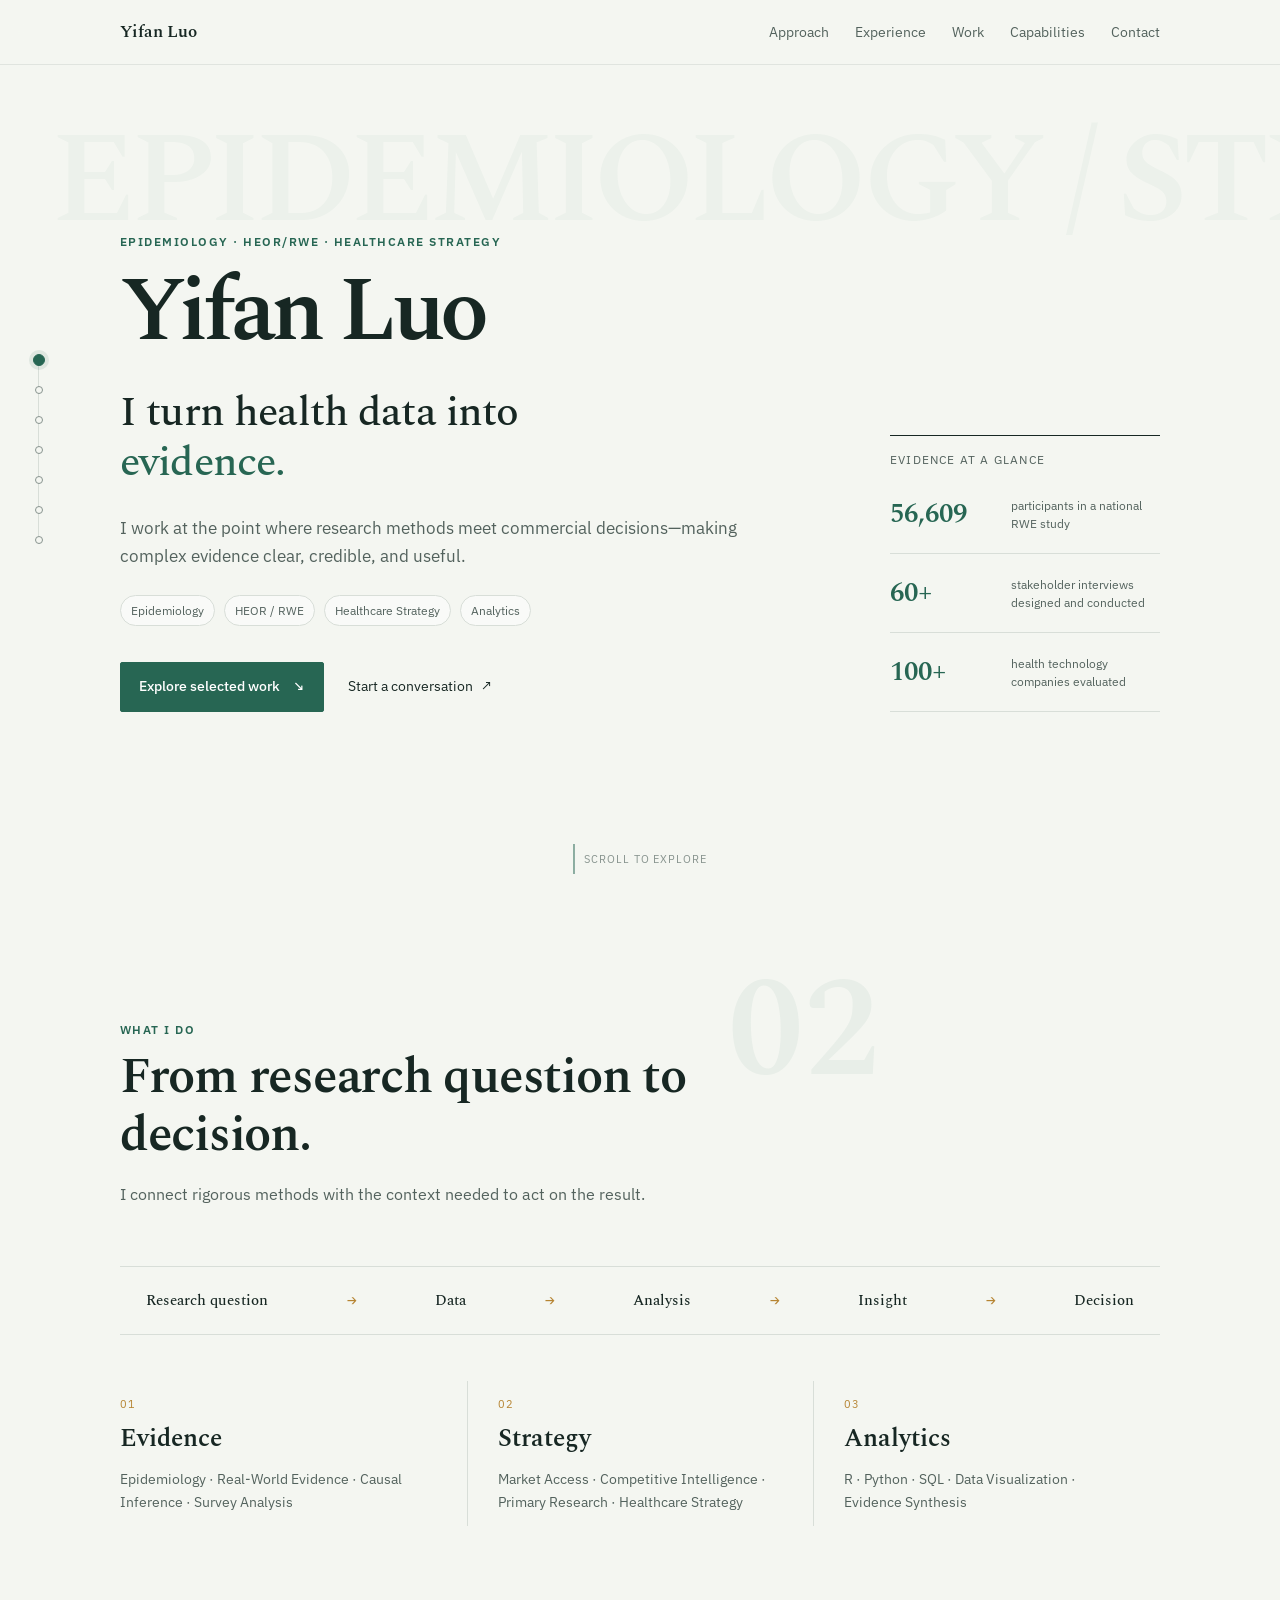
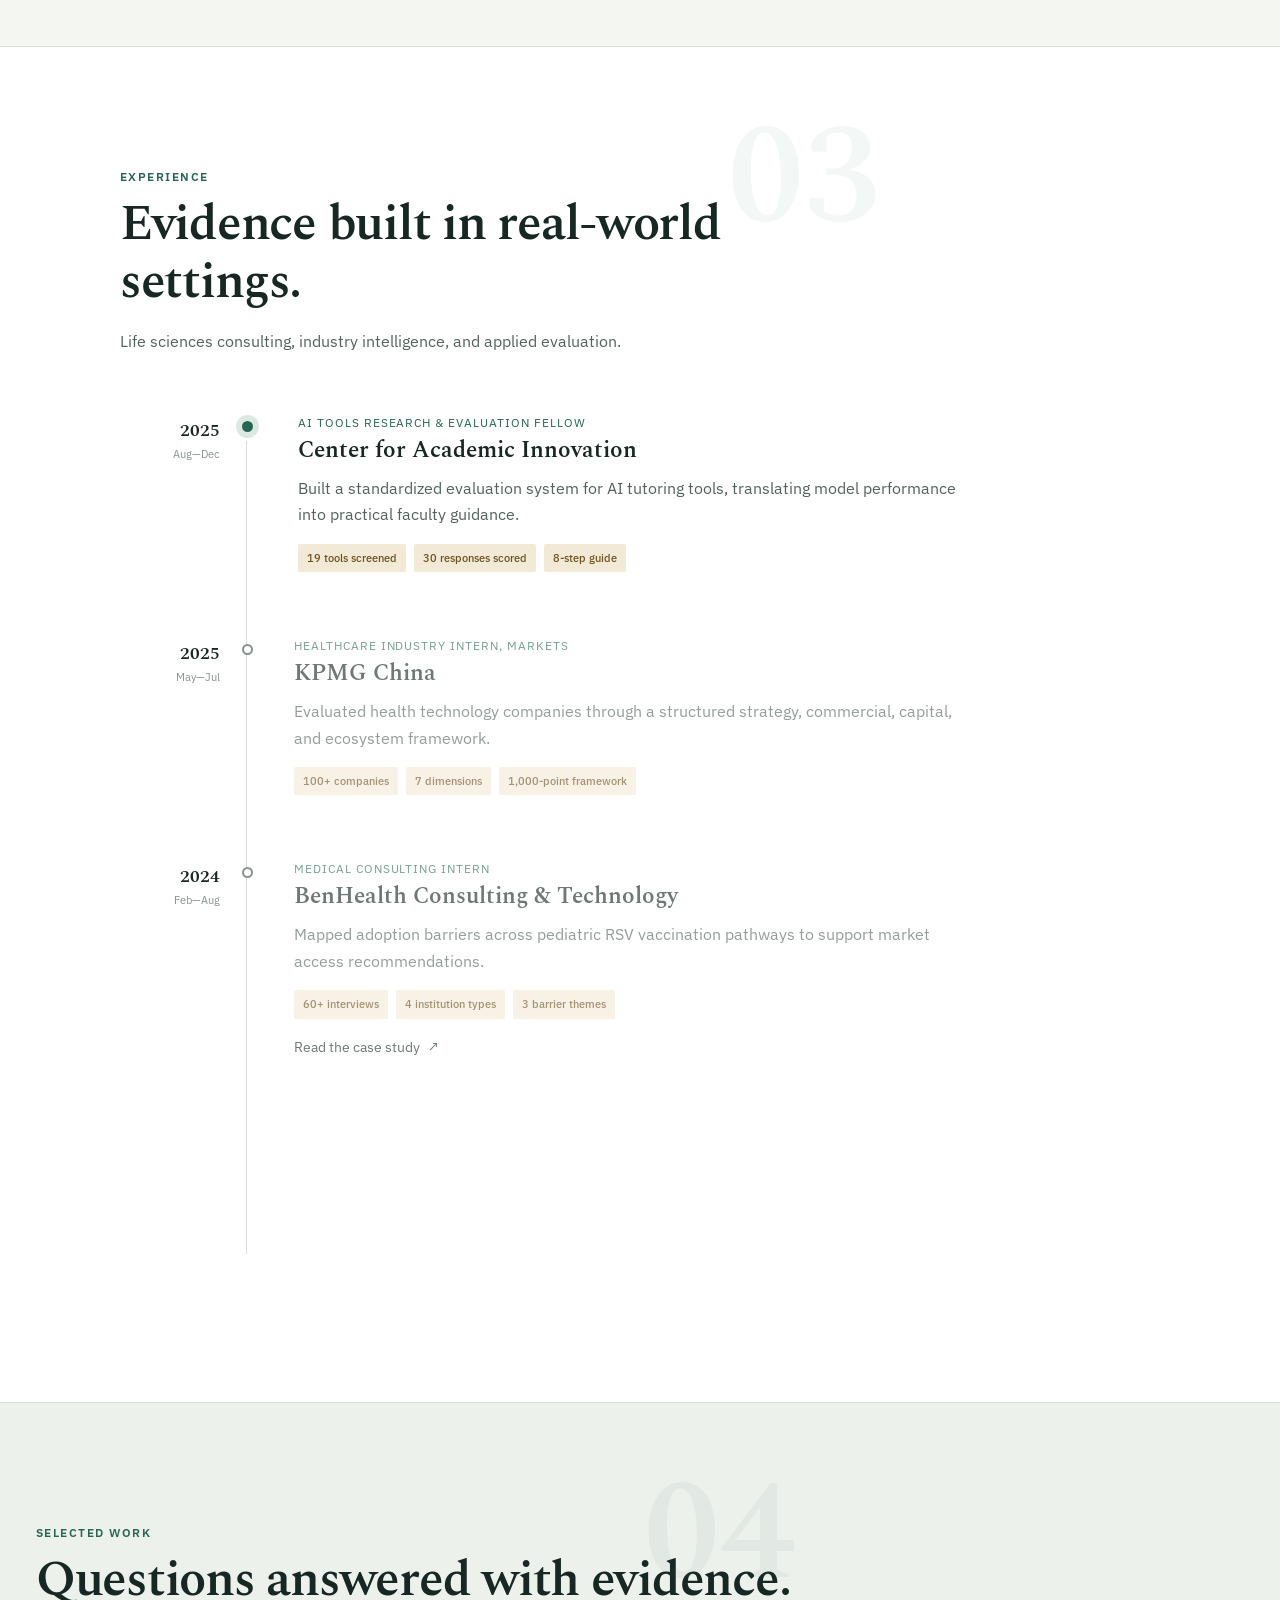
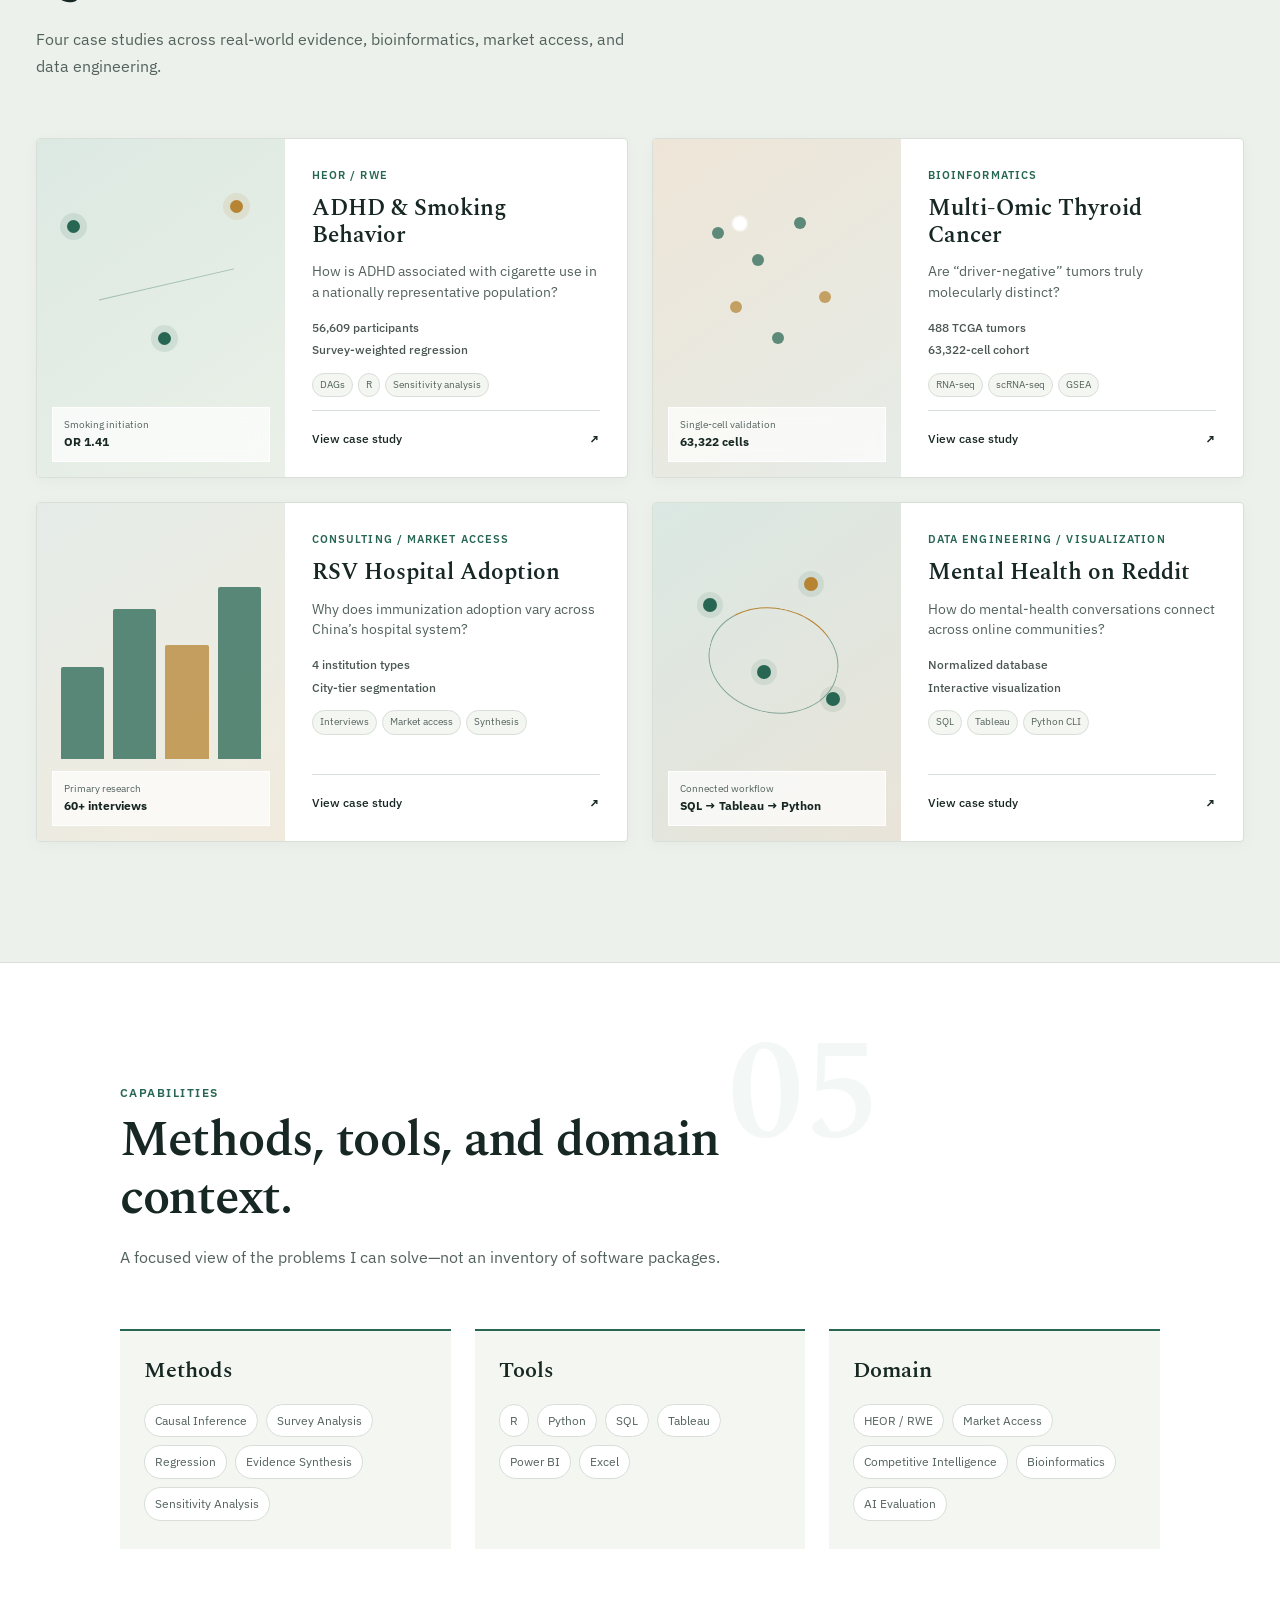
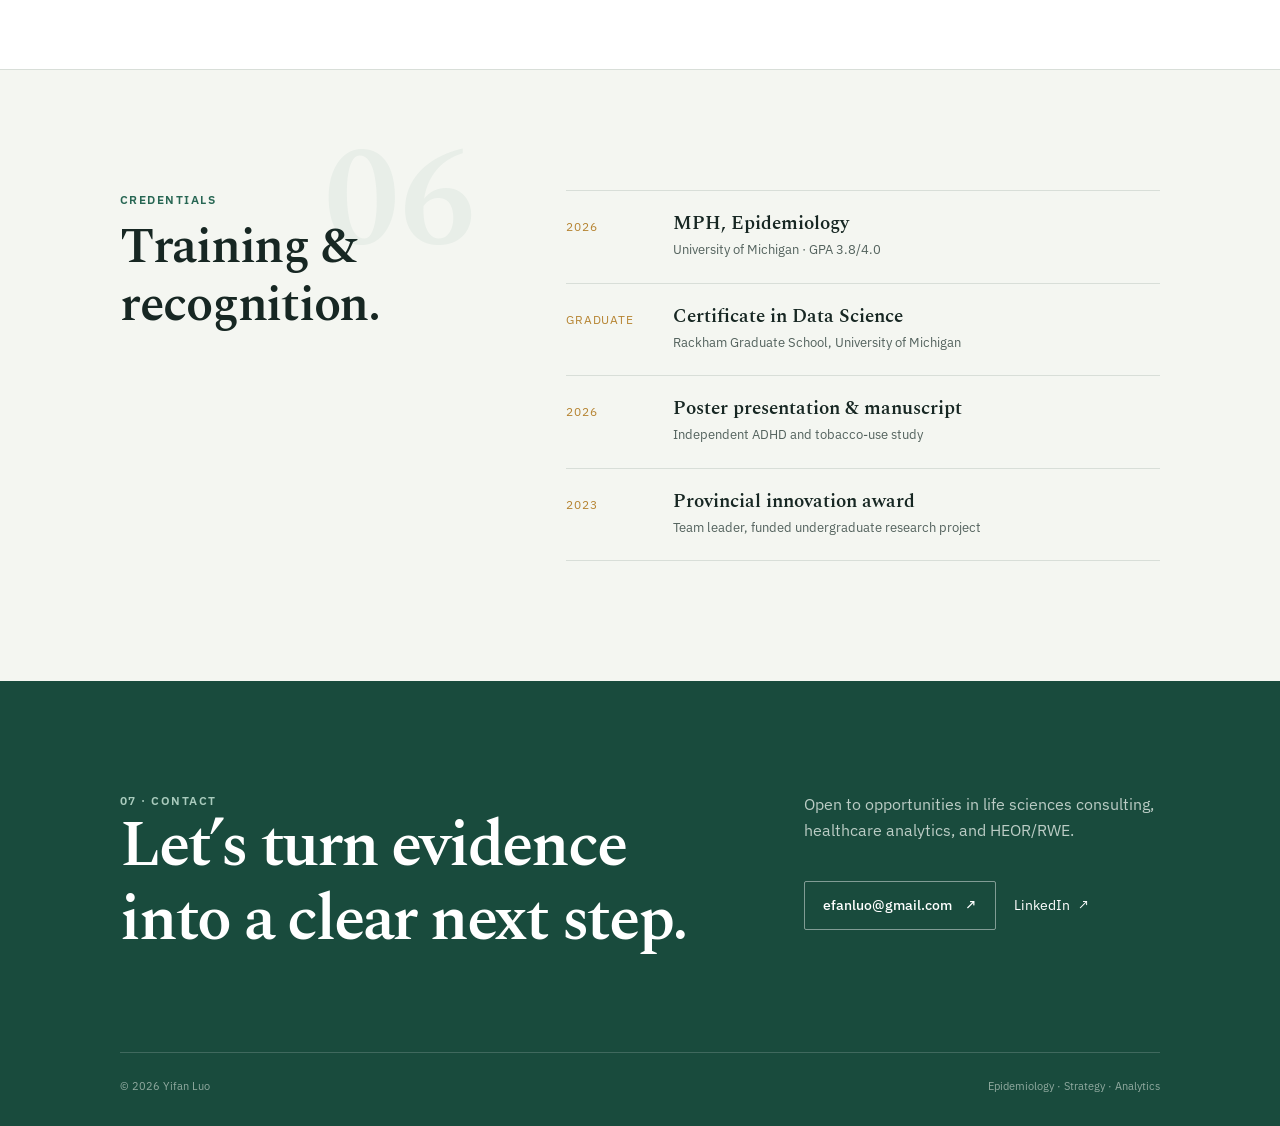
<file: index.html>
<!DOCTYPE html>
<html lang="en">
<head>
<meta charset="UTF-8"><meta name="viewport" content="width=device-width, initial-scale=1.0"><meta name="theme-color" content="#f4f6f1">
<title>Yifan Luo — Epidemiology, Strategy &amp; Analytics</title>
<meta name="description" content="Yifan Luo turns health data into evidence, strategy, and decisions across epidemiology, HEOR/RWE, healthcare strategy, and analytics.">
<link rel="stylesheet" href="style.css"><script src="script.js" defer></script>
</head>
<body class="portfolio-home">
<nav class="site-nav" aria-label="Primary navigation"><div class="wrap nav-wrap"><a class="nav-name" href="#top">Yifan Luo</a><div class="nav-links"><a href="#approach">Approach</a><a href="#experience">Experience</a><a href="#projects">Work</a><a href="#capabilities">Capabilities</a><a href="#contact">Contact</a></div></div></nav>
<nav class="side-nav" aria-label="Page sections"><div class="side-progress" aria-hidden="true"><span></span></div>
  <a href="#top"><span class="side-node"></span><span class="side-label">01&nbsp; Intro</span></a><a href="#approach"><span class="side-node"></span><span class="side-label">02&nbsp; What I do</span></a><a href="#experience"><span class="side-node"></span><span class="side-label">03&nbsp; Experience</span></a><a href="#projects"><span class="side-node"></span><span class="side-label">04&nbsp; Selected work</span></a><a href="#capabilities"><span class="side-node"></span><span class="side-label">05&nbsp; Capabilities</span></a><a href="#credentials"><span class="side-node"></span><span class="side-label">06&nbsp; Credentials</span></a><a href="#contact"><span class="side-node"></span><span class="side-label">07&nbsp; Contact</span></a>
</nav>
<main>
<header class="hero snap-section" id="top"><div class="hero-backdrop" aria-hidden="true">EPIDEMIOLOGY / STRATEGY / DATA</div><div class="wrap hero-grid">
  <div class="hero-copy reveal-group"><p class="eyebrow">Epidemiology · HEOR/RWE · Healthcare Strategy</p><h1>Yifan Luo</h1><p class="hero-statement">I turn health data into<br><span class="rotator" aria-live="polite"><span>evidence.</span></span></p><p class="hero-support">I work at the point where research methods meet commercial decisions—making complex evidence clear, credible, and useful.</p><div class="domain-row"><span>Epidemiology</span><span>HEOR / RWE</span><span>Healthcare Strategy</span><span>Analytics</span></div><div class="hero-actions"><a class="btn primary" href="#projects">Explore selected work <span>↘</span></a><a class="text-link" href="mailto:efanluo@gmail.com">Start a conversation <span>↗</span></a></div></div>
  <aside class="hero-proof reveal-group" aria-label="Selected evidence"><p class="proof-label">Evidence at a glance</p><div class="proof-metric"><strong class="count" data-count="56609" data-format="comma">56,609</strong><span>participants in a national RWE study</span></div><div class="proof-metric"><strong class="count" data-count="60" data-suffix="+">60+</strong><span>stakeholder interviews designed and conducted</span></div><div class="proof-metric"><strong class="count" data-count="100" data-suffix="+">100+</strong><span>health technology companies evaluated</span></div></aside>
</div><a class="scroll-cue" href="#approach"><span></span>Scroll to explore</a></header>

<section class="block snap-section" id="approach"><div class="wrap"><div class="section-head reveal-group"><span class="section-number">02</span><p class="eyebrow">What I do</p><h2>From research question to decision.</h2><p>I connect rigorous methods with the context needed to act on the result.</p></div><div class="approach-flow reveal-group"><span>Research question</span><i>→</i><span>Data</span><i>→</i><span>Analysis</span><i>→</i><span>Insight</span><i>→</i><span>Decision</span></div><div class="discipline-grid reveal-group">
  <article><span class="discipline-index">01</span><h3>Evidence</h3><p>Epidemiology · Real-World Evidence · Causal Inference · Survey Analysis</p></article><article><span class="discipline-index">02</span><h3>Strategy</h3><p>Market Access · Competitive Intelligence · Primary Research · Healthcare Strategy</p></article><article><span class="discipline-index">03</span><h3>Analytics</h3><p>R · Python · SQL · Data Visualization · Evidence Synthesis</p></article>
</div></div></section>

<section class="block alt snap-section" id="experience"><div class="wrap"><div class="section-head reveal-group"><span class="section-number">03</span><p class="eyebrow">Experience</p><h2>Evidence built in real-world settings.</h2><p>Life sciences consulting, industry intelligence, and applied evaluation.</p></div><div class="timeline"><div class="timeline-track" aria-hidden="true"><span></span></div>
  <article class="timeline-item reveal-group"><div class="timeline-date">2025<span>Aug—Dec</span></div><span class="timeline-node"></span><div class="timeline-content"><p class="role-title">AI Tools Research &amp; Evaluation Fellow</p><h3>Center for Academic Innovation</h3><p>Built a standardized evaluation system for AI tutoring tools, translating model performance into practical faculty guidance.</p><div class="impact-row"><strong>19 tools screened</strong><strong>30 responses scored</strong><strong>8-step guide</strong></div></div></article>
  <article class="timeline-item reveal-group"><div class="timeline-date">2025<span>May—Jul</span></div><span class="timeline-node"></span><div class="timeline-content"><p class="role-title">Healthcare Industry Intern, Markets</p><h3>KPMG China</h3><p>Evaluated health technology companies through a structured strategy, commercial, capital, and ecosystem framework.</p><div class="impact-row"><strong>100+ companies</strong><strong>7 dimensions</strong><strong>1,000-point framework</strong></div></div></article>
  <article class="timeline-item reveal-group"><div class="timeline-date">2024<span>Feb—Aug</span></div><span class="timeline-node"></span><div class="timeline-content"><p class="role-title">Medical Consulting Intern</p><h3>BenHealth Consulting &amp; Technology</h3><p>Mapped adoption barriers across pediatric RSV vaccination pathways to support market access recommendations.</p><div class="impact-row"><strong>60+ interviews</strong><strong>4 institution types</strong><strong>3 barrier themes</strong></div><a class="text-link" href="case-rsv.html">Read the case study <span>↗</span></a></div></article>
  <article class="timeline-item reveal-group"><div class="timeline-date">2023<span>Jun—Jan 2024</span></div><span class="timeline-node"></span><div class="timeline-content"><p class="role-title">Medical Data Analyst Intern</p><h3>WuXi AppTec</h3><p>Translated financing, competitive landscape, and therapeutic pipeline data into decision-ready industry intelligence.</p><div class="impact-row"><strong>Pharma + medtech</strong><strong>Pipeline intelligence</strong><strong>English briefs</strong></div></div></article>
</div></div></section>

<section class="block projects-section snap-section" id="projects"><div class="wrap wide-wrap"><div class="section-head reveal-group"><span class="section-number">04</span><p class="eyebrow">Selected work</p><h2>Questions answered with evidence.</h2><p>Four case studies across real-world evidence, bioinformatics, market access, and data engineering.</p></div><div class="project-grid">
  <a class="project-card reveal-group project-adhd" href="case-adhd.html" data-project="adhd"><div class="project-preview preview-adhd"><span class="chart-line"></span><span class="chart-point p1"></span><span class="chart-point p2"></span><span class="chart-point p3"></span><div class="preview-note">Smoking initiation<br><strong>OR 1.41</strong></div></div><div class="project-body"><p class="project-tag">HEOR / RWE</p><h3>ADHD &amp; Smoking Behavior</h3><p class="project-question">How is ADHD associated with cigarette use in a nationally representative population?</p><div class="project-metrics"><span>56,609 participants</span><span>Survey-weighted regression</span></div><div class="method-tags"><span>DAGs</span><span>R</span><span>Sensitivity analysis</span></div><span class="project-cta">View case study <b>↗</b></span></div></a>
  <a class="project-card reveal-group project-thyroid" href="case-thyroid.html" data-project="thyroid"><div class="project-preview preview-thyroid"><span class="cluster c1"></span><span class="cluster c2"></span><span class="cluster c3"></span><span class="cluster c4"></span><span class="cluster c5"></span><span class="cluster c6"></span><div class="preview-note">Single-cell validation<br><strong>63,322 cells</strong></div></div><div class="project-body"><p class="project-tag">Bioinformatics</p><h3>Multi-Omic Thyroid Cancer</h3><p class="project-question">Are “driver-negative” tumors truly molecularly distinct?</p><div class="project-metrics"><span>488 TCGA tumors</span><span>63,322-cell cohort</span></div><div class="method-tags"><span>RNA-seq</span><span>scRNA-seq</span><span>GSEA</span></div><span class="project-cta">View case study <b>↗</b></span></div></a>
  <a class="project-card reveal-group project-rsv" href="case-rsv.html" data-project="rsv"><div class="project-preview preview-rsv"><div class="bar b1"></div><div class="bar b2"></div><div class="bar b3"></div><div class="bar b4"></div><div class="preview-note">Primary research<br><strong>60+ interviews</strong></div></div><div class="project-body"><p class="project-tag">Consulting / Market Access</p><h3>RSV Hospital Adoption</h3><p class="project-question">Why does immunization adoption vary across China’s hospital system?</p><div class="project-metrics"><span>4 institution types</span><span>City-tier segmentation</span></div><div class="method-tags"><span>Interviews</span><span>Market access</span><span>Synthesis</span></div><span class="project-cta">View case study <b>↗</b></span></div></a>
  <a class="project-card reveal-group project-reddit" href="case-reddit.html" data-project="reddit"><div class="project-preview preview-reddit"><span class="network n1"></span><span class="network n2"></span><span class="network n3"></span><span class="network n4"></span><i></i><div class="preview-note">Connected workflow<br><strong>SQL → Tableau → Python</strong></div></div><div class="project-body"><p class="project-tag">Data Engineering / Visualization</p><h3>Mental Health on Reddit</h3><p class="project-question">How do mental-health conversations connect across online communities?</p><div class="project-metrics"><span>Normalized database</span><span>Interactive visualization</span></div><div class="method-tags"><span>SQL</span><span>Tableau</span><span>Python CLI</span></div><span class="project-cta">View case study <b>↗</b></span></div></a>
</div></div></section>

<section class="block alt snap-section" id="capabilities"><div class="wrap"><div class="section-head reveal-group"><span class="section-number">05</span><p class="eyebrow">Capabilities</p><h2>Methods, tools, and domain context.</h2><p>A focused view of the problems I can solve—not an inventory of software packages.</p></div><div class="capability-grid reveal-group"><article class="skill-group"><h3>Methods</h3><div class="chips"><span>Causal Inference</span><span>Survey Analysis</span><span>Regression</span><span>Evidence Synthesis</span><span>Sensitivity Analysis</span></div></article><article class="skill-group"><h3>Tools</h3><div class="chips"><span>R</span><span>Python</span><span>SQL</span><span>Tableau</span><span>Power BI</span><span>Excel</span></div></article><article class="skill-group"><h3>Domain</h3><div class="chips"><span>HEOR / RWE</span><span>Market Access</span><span>Competitive Intelligence</span><span>Bioinformatics</span><span>AI Evaluation</span></div></article></div></div></section>

<section class="block snap-section" id="credentials"><div class="wrap credentials-layout"><div class="section-head reveal-group"><span class="section-number">06</span><p class="eyebrow">Credentials</p><h2>Training &amp; recognition.</h2></div><div class="credential-list reveal-group"><article><span>2026</span><div><h3>MPH, Epidemiology</h3><p>University of Michigan · GPA 3.8/4.0</p></div></article><article><span>Graduate</span><div><h3>Certificate in Data Science</h3><p>Rackham Graduate School, University of Michigan</p></div></article><article><span>2026</span><div><h3>Poster presentation &amp; manuscript</h3><p>Independent ADHD and tobacco-use study</p></div></article><article><span>2023</span><div><h3>Provincial innovation award</h3><p>Team leader, funded undergraduate research project</p></div></article></div></div></section>
</main>
<footer class="contact snap-section" id="contact"><div class="wrap contact-layout reveal-group"><div><p class="eyebrow">07 · Contact</p><h2>Let’s turn evidence<br>into a clear next step.</h2></div><div class="contact-copy"><p>Open to opportunities in life sciences consulting, healthcare analytics, and HEOR/RWE.</p><a class="btn light" href="mailto:efanluo@gmail.com">efanluo@gmail.com <span>↗</span></a><a class="text-link light-link" href="https://linkedin.com/in/yifanluo2002" target="_blank" rel="noopener">LinkedIn <span>↗</span></a></div></div><div class="wrap foot-note"><span>© 2026 Yifan Luo</span><span>Epidemiology · Strategy · Analytics</span></div></footer>
</body>
</html>
</file>
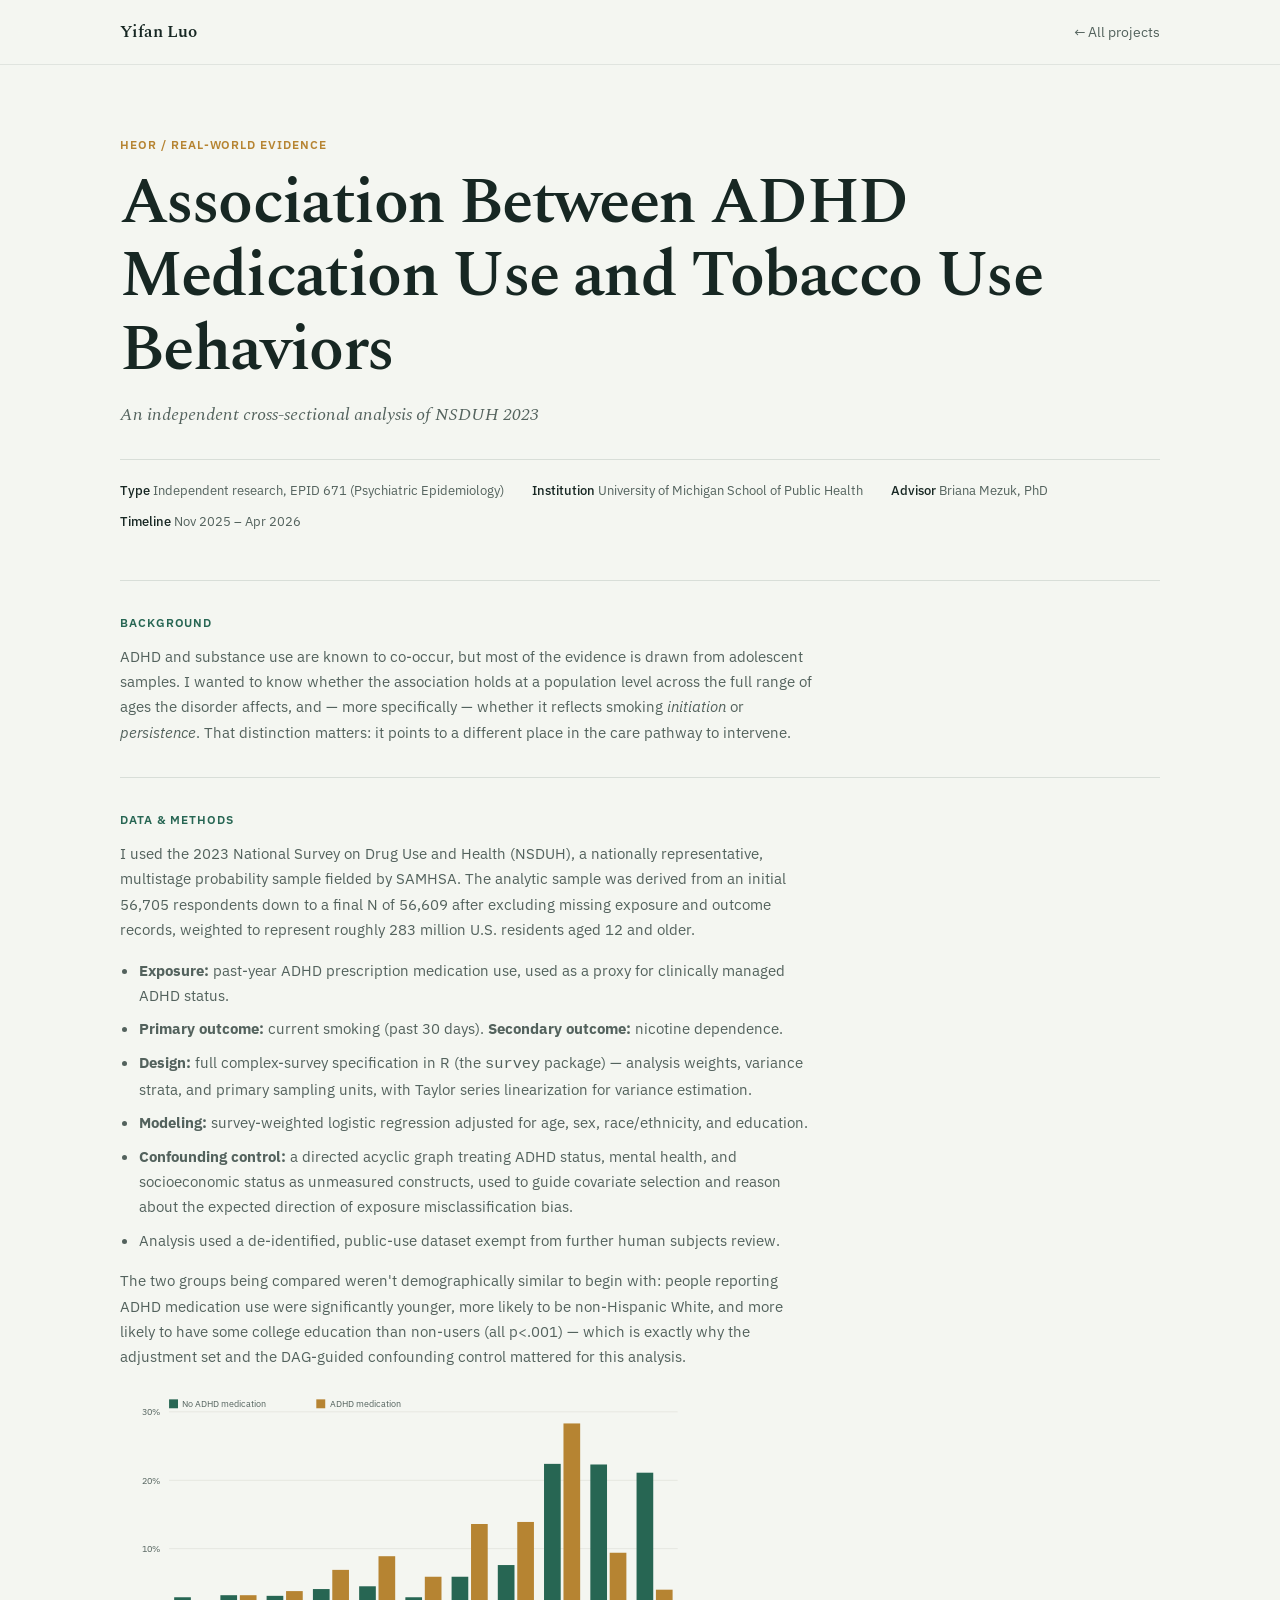
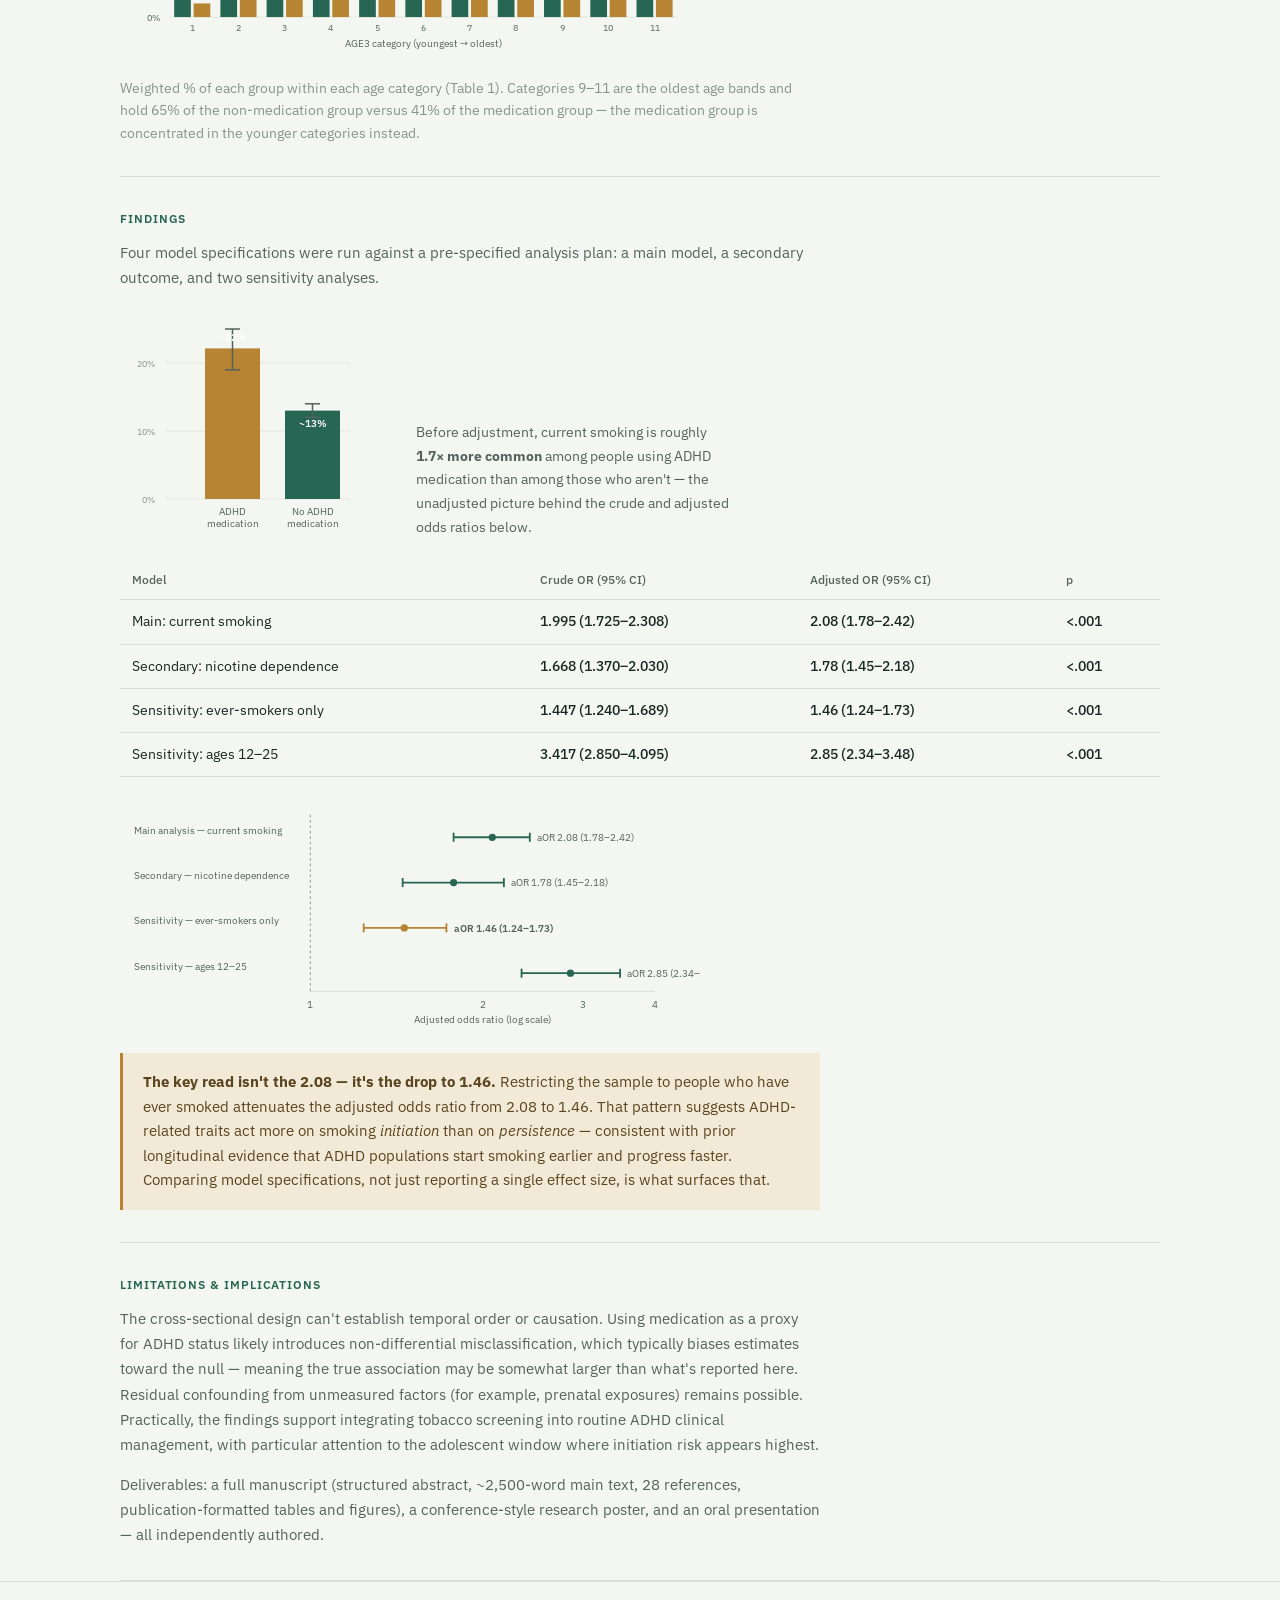
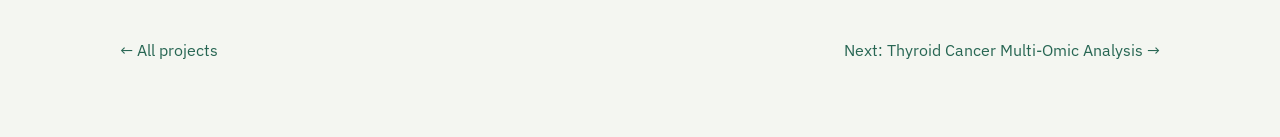
<file: case-adhd.html>
<!DOCTYPE html>
<html lang="en">
<head>
<meta charset="UTF-8">
<meta name="viewport" content="width=device-width, initial-scale=1.0">
<title>Case Study — ADHD Medication Use &amp; Tobacco Behaviors | Yifan Luo</title>
<link rel="stylesheet" href="style.css">
</head>
<body>

<nav class="site-nav">
  <div class="wrap">
    <a class="nav-name" href="index.html">Yifan Luo</a>
    <a class="nav-back" href="index.html#projects">← All projects</a>
  </div>
</nav>

<header class="case-hero">
  <div class="wrap">
    <div class="case-kicker">HEOR / Real-World Evidence</div>
    <h1>Association Between ADHD Medication Use and Tobacco Use Behaviors</h1>
    <div class="sub">An independent cross-sectional analysis of NSDUH 2023</div>
    <div class="case-meta">
      <span><strong>Type</strong> Independent research, EPID 671 (Psychiatric Epidemiology)</span>
      <span><strong>Institution</strong> University of Michigan School of Public Health</span>
      <span><strong>Advisor</strong> Briana Mezuk, PhD</span>
      <span><strong>Timeline</strong> Nov 2025 – Apr 2026</span>
    </div>
  </div>
</header>

<div class="wrap">

  <div class="abstract-block">
    <div class="abstract-label">Background</div>
    <p class="measure">
      ADHD and substance use are known to co-occur, but most of the evidence
      is drawn from adolescent samples. I wanted to know whether the
      association holds at a population level across the full range of ages
      the disorder affects, and — more specifically — whether it reflects
      smoking <em>initiation</em> or <em>persistence</em>. That distinction
      matters: it points to a different place in the care pathway to
      intervene.
    </p>
  </div>

  <div class="abstract-block">
    <div class="abstract-label">Data &amp; Methods</div>
    <p class="measure">
      I used the 2023 National Survey on Drug Use and Health (NSDUH), a
      nationally representative, multistage probability sample fielded by
      SAMHSA. The analytic sample was derived from an initial 56,705
      respondents down to a final N of 56,609 after excluding missing
      exposure and outcome records, weighted to represent roughly 283
      million U.S. residents aged 12 and older.
    </p>
    <ul class="measure">
      <li><strong>Exposure:</strong> past-year ADHD prescription medication use, used as a proxy for clinically managed ADHD status.</li>
      <li><strong>Primary outcome:</strong> current smoking (past 30 days). <strong>Secondary outcome:</strong> nicotine dependence.</li>
      <li><strong>Design:</strong> full complex-survey specification in R (the <code>survey</code> package) — analysis weights, variance strata, and primary sampling units, with Taylor series linearization for variance estimation.</li>
      <li><strong>Modeling:</strong> survey-weighted logistic regression adjusted for age, sex, race/ethnicity, and education.</li>
      <li><strong>Confounding control:</strong> a directed acyclic graph treating ADHD status, mental health, and socioeconomic status as unmeasured constructs, used to guide covariate selection and reason about the expected direction of exposure misclassification bias.</li>
      <li>Analysis used a de-identified, public-use dataset exempt from further human subjects review.</li>
    </ul>
    <p class="measure" style="margin-top:14px;">
      The two groups being compared weren't demographically similar to begin
      with: people reporting ADHD medication use were significantly younger,
      more likely to be non-Hispanic White, and more likely to have some
      college education than non-users (all p&lt;.001) — which is exactly
      why the adjustment set and the DAG-guided confounding control mattered
      for this analysis.
    </p>

    <svg class="forest" viewBox="0 0 650 300" role="img" aria-label="Grouped bar chart comparing the weighted age-category distribution of respondents with and without past-year ADHD medication use, showing the medication group skewed toward younger age categories.">
      <line x1="55" y1="250.0" x2="625" y2="250.0" stroke="#E4E6DF" stroke-width="1"></line>
      <text x="45" y="254.0" font-size="10" text-anchor="end" fill="var(--ink-faint)">0%</text>
      <line x1="55" y1="173.3" x2="625" y2="173.3" stroke="#E4E6DF" stroke-width="1"></line>
      <text x="45" y="177.3" font-size="10" text-anchor="end" fill="var(--ink-faint)">10%</text>
      <line x1="55" y1="96.7" x2="625" y2="96.7" stroke="#E4E6DF" stroke-width="1"></line>
      <text x="45" y="100.7" font-size="10" text-anchor="end" fill="var(--ink-faint)">20%</text>
      <line x1="55" y1="20.0" x2="625" y2="20.0" stroke="#E4E6DF" stroke-width="1"></line>
      <text x="45" y="24.0" font-size="10" text-anchor="end" fill="var(--ink-faint)">30%</text>

      <rect x="60.7" y="227.8" width="18.7" height="22.2" fill="var(--accent)" class="bar-hover" data-tooltip="AGE3 category 1 — No ADHD medication: 2.9%"></rect>
      <rect x="82.5" y="234.7" width="18.7" height="15.3" fill="var(--gold)" class="bar-hover" data-tooltip="AGE3 category 1 — ADHD medication: 2.0%"></rect>
      <text x="80.9" y="266" font-size="10" text-anchor="middle" fill="var(--ink-faint)">1</text>
      <rect x="112.5" y="225.5" width="18.7" height="24.5" fill="var(--accent)" class="bar-hover" data-tooltip="AGE3 category 2 — No ADHD medication: 3.2%"></rect>
      <rect x="134.3" y="225.5" width="18.7" height="24.5" fill="var(--gold)" class="bar-hover" data-tooltip="AGE3 category 2 — ADHD medication: 3.2%"></rect>
      <text x="132.7" y="266" font-size="10" text-anchor="middle" fill="var(--ink-faint)">2</text>
      <rect x="164.3" y="226.2" width="18.7" height="23.8" fill="var(--accent)" class="bar-hover" data-tooltip="AGE3 category 3 — No ADHD medication: 3.1%"></rect>
      <rect x="186.1" y="220.9" width="18.7" height="29.1" fill="var(--gold)" class="bar-hover" data-tooltip="AGE3 category 3 — ADHD medication: 3.8%"></rect>
      <text x="184.5" y="266" font-size="10" text-anchor="middle" fill="var(--ink-faint)">3</text>
      <rect x="216.2" y="218.6" width="18.7" height="31.4" fill="var(--accent)" class="bar-hover" data-tooltip="AGE3 category 4 — No ADHD medication: 4.1%"></rect>
      <rect x="237.9" y="197.1" width="18.7" height="52.9" fill="var(--gold)" class="bar-hover" data-tooltip="AGE3 category 4 — ADHD medication: 6.9%"></rect>
      <text x="236.4" y="266" font-size="10" text-anchor="middle" fill="var(--ink-faint)">4</text>
      <rect x="268.0" y="215.5" width="18.7" height="34.5" fill="var(--accent)" class="bar-hover" data-tooltip="AGE3 category 5 — No ADHD medication: 4.5%"></rect>
      <rect x="289.7" y="181.8" width="18.7" height="68.2" fill="var(--gold)" class="bar-hover" data-tooltip="AGE3 category 5 — ADHD medication: 8.9%"></rect>
      <text x="288.2" y="266" font-size="10" text-anchor="middle" fill="var(--ink-faint)">5</text>
      <rect x="319.8" y="227.8" width="18.7" height="22.2" fill="var(--accent)" class="bar-hover" data-tooltip="AGE3 category 6 — No ADHD medication: 2.9%"></rect>
      <rect x="341.6" y="204.8" width="18.7" height="45.2" fill="var(--gold)" class="bar-hover" data-tooltip="AGE3 category 6 — ADHD medication: 5.9%"></rect>
      <text x="340.0" y="266" font-size="10" text-anchor="middle" fill="var(--ink-faint)">6</text>
      <rect x="371.6" y="204.8" width="18.7" height="45.2" fill="var(--accent)" class="bar-hover" data-tooltip="AGE3 category 7 — No ADHD medication: 5.9%"></rect>
      <rect x="393.4" y="145.7" width="18.7" height="104.3" fill="var(--gold)" class="bar-hover" data-tooltip="AGE3 category 7 — ADHD medication: 13.6%"></rect>
      <text x="391.8" y="266" font-size="10" text-anchor="middle" fill="var(--ink-faint)">7</text>
      <rect x="423.4" y="191.7" width="18.7" height="58.3" fill="var(--accent)" class="bar-hover" data-tooltip="AGE3 category 8 — No ADHD medication: 7.6%"></rect>
      <rect x="445.2" y="143.4" width="18.7" height="106.6" fill="var(--gold)" class="bar-hover" data-tooltip="AGE3 category 8 — ADHD medication: 13.9%"></rect>
      <text x="443.6" y="266" font-size="10" text-anchor="middle" fill="var(--ink-faint)">8</text>
      <rect x="475.2" y="78.3" width="18.7" height="171.7" fill="var(--accent)" class="bar-hover" data-tooltip="AGE3 category 9 — No ADHD medication: 22.4%"></rect>
      <rect x="497.0" y="33.0" width="18.7" height="217.0" fill="var(--gold)" class="bar-hover" data-tooltip="AGE3 category 9 — ADHD medication: 28.3%"></rect>
      <text x="495.5" y="266" font-size="10" text-anchor="middle" fill="var(--ink-faint)">9</text>
      <rect x="527.1" y="79.0" width="18.7" height="171.0" fill="var(--accent)" class="bar-hover" data-tooltip="AGE3 category 10 — No ADHD medication: 22.3%"></rect>
      <rect x="548.8" y="177.9" width="18.7" height="72.1" fill="var(--gold)" class="bar-hover" data-tooltip="AGE3 category 10 — ADHD medication: 9.4%"></rect>
      <text x="547.3" y="266" font-size="10" text-anchor="middle" fill="var(--ink-faint)">10</text>
      <rect x="578.9" y="88.2" width="18.7" height="161.8" fill="var(--accent)" class="bar-hover" data-tooltip="AGE3 category 11 — No ADHD medication: 21.1%"></rect>
      <rect x="600.6" y="219.3" width="18.7" height="30.7" fill="var(--gold)" class="bar-hover" data-tooltip="AGE3 category 11 — ADHD medication: 4.0%"></rect>
      <text x="599.1" y="266" font-size="10" text-anchor="middle" fill="var(--ink-faint)">11</text>

      <text x="340" y="284" font-size="11" text-anchor="middle" fill="var(--ink-soft)">AGE3 category (youngest → oldest)</text>
      <rect x="55" y="6" width="10" height="10" fill="var(--accent)"></rect>
      <text x="70" y="15" font-size="10" fill="var(--ink-soft)">No ADHD medication</text>
      <rect x="220" y="6" width="10" height="10" fill="var(--gold)"></rect>
      <text x="235" y="15" font-size="10" fill="var(--ink-soft)">ADHD medication</text>
    </svg>
    <p class="measure" style="margin-top:8px; font-size:0.85rem; color:var(--ink-faint);">
      Weighted % of each group within each age category (Table 1). Categories
      9–11 are the oldest age bands and hold 65% of the non-medication group
      versus 41% of the medication group — the medication group is
      concentrated in the younger categories instead.
    </p>
  </div>

  <div class="abstract-block">
    <div class="abstract-label">Findings</div>
    <p class="measure">Four model specifications were run against a pre-specified analysis plan: a main model, a secondary outcome, and two sensitivity analyses.</p>

    <div style="display:flex; gap:36px; flex-wrap:wrap; align-items:flex-end; margin-top:18px;">
      <svg viewBox="0 0 260 230" style="width:260px; flex-shrink:0;" role="img" aria-label="Bar chart showing current smoking prevalence of about 22% among respondents using ADHD medication versus about 13% among those not using it.">
        <line x1="45" y1="190" x2="230" y2="190" stroke="#E4E6DF" stroke-width="1"></line>
        <text x="35" y="194" font-size="9" text-anchor="end" fill="var(--ink-faint)">0%</text>
        <line x1="45" y1="122" x2="230" y2="122" stroke="#E4E6DF" stroke-width="1"></line>
        <text x="35" y="126" font-size="9" text-anchor="end" fill="var(--ink-faint)">10%</text>
        <line x1="45" y1="54" x2="230" y2="54" stroke="#E4E6DF" stroke-width="1"></line>
        <text x="35" y="58" font-size="9" text-anchor="end" fill="var(--ink-faint)">20%</text>

        <rect x="85" y="39.4" width="55" height="150.6" fill="var(--gold)" class="bar-hover" data-tooltip="ADHD medication: current smoking ≈ 22% (approx., from poster Figure 2)"></rect>
        <line x1="112.5" y1="20" x2="112.5" y2="60.8" stroke="var(--ink-soft)" stroke-width="1.5"></line>
        <line x1="105" y1="20" x2="120" y2="20" stroke="var(--ink-soft)" stroke-width="1.5"></line>
        <line x1="105" y1="60.8" x2="120" y2="60.8" stroke="var(--ink-soft)" stroke-width="1.5"></line>
        <text x="112.5" y="32" font-size="10" text-anchor="middle" fill="#fff" font-weight="600">~22%</text>
        <text x="112.5" y="206" font-size="10" text-anchor="middle" fill="var(--ink-soft)">ADHD</text>
        <text x="112.5" y="218" font-size="10" text-anchor="middle" fill="var(--ink-soft)">medication</text>

        <rect x="165" y="101.6" width="55" height="88.4" fill="var(--accent)" class="bar-hover" data-tooltip="No ADHD medication: current smoking ≈ 13% (approx., from poster Figure 2)"></rect>
        <line x1="192.5" y1="94.8" x2="192.5" y2="108.4" stroke="var(--ink-soft)" stroke-width="1.5"></line>
        <line x1="185" y1="94.8" x2="200" y2="94.8" stroke="var(--ink-soft)" stroke-width="1.5"></line>
        <line x1="185" y1="108.4" x2="200" y2="108.4" stroke="var(--ink-soft)" stroke-width="1.5"></line>
        <text x="192.5" y="118" font-size="10" text-anchor="middle" fill="#fff" font-weight="600">~13%</text>
        <text x="192.5" y="206" font-size="10" text-anchor="middle" fill="var(--ink-soft)">No ADHD</text>
        <text x="192.5" y="218" font-size="10" text-anchor="middle" fill="var(--ink-soft)">medication</text>
      </svg>
      <p class="measure" style="max-width:320px; font-size:0.9rem;">
        Before adjustment, current smoking is roughly <strong>1.7× more common</strong>
        among people using ADHD medication than among those who aren't
        — the unadjusted picture behind the crude and adjusted odds ratios below.
      </p>
    </div>

    <table class="results">
      <thead>
        <tr><th>Model</th><th>Crude OR (95% CI)</th><th>Adjusted OR (95% CI)</th><th>p</th></tr>
      </thead>
      <tbody>
        <tr><td>Main: current smoking</td><td class="num">1.995 (1.725–2.308)</td><td class="num">2.08 (1.78–2.42)</td><td class="num">&lt;.001</td></tr>
        <tr><td>Secondary: nicotine dependence</td><td class="num">1.668 (1.370–2.030)</td><td class="num">1.78 (1.45–2.18)</td><td class="num">&lt;.001</td></tr>
        <tr><td>Sensitivity: ever-smokers only</td><td class="num">1.447 (1.240–1.689)</td><td class="num">1.46 (1.24–1.73)</td><td class="num">&lt;.001</td></tr>
        <tr><td>Sensitivity: ages 12–25</td><td class="num">3.417 (2.850–4.095)</td><td class="num">2.85 (2.34–3.48)</td><td class="num">&lt;.001</td></tr>
      </tbody>
    </table>

    <svg class="forest" viewBox="0 0 640 250" role="img" aria-label="Forest plot of adjusted odds ratios across four model specifications, all above 1, with the ever-smoker sensitivity analysis showing the lowest estimate.">
      <line class="null-line" x1="210" y1="15" x2="210" y2="210"></line>

      <!-- Row 1: Main -->
      <text class="row-label" x="15" y="36">Main analysis — current smoking</text>
      <line class="ci-line" x1="368.1" y1="40" x2="452.2" y2="40"></line>
      <line class="ci-cap" x1="368.1" y1="35" x2="368.1" y2="45"></line>
      <line class="ci-cap" x1="452.2" y1="35" x2="452.2" y2="45"></line>
      <circle class="point bar-hover" cx="410.8" cy="40" r="7" fill-opacity="0" data-tooltip="Main: current smoking — crude OR 1.995 (1.725–2.308), aOR 2.08 (1.78–2.42), p<.001"></circle>
      <circle class="point" cx="410.8" cy="40" r="4"></circle>
      <text x="460" y="44" font-size="11">aOR 2.08 (1.78–2.42)</text>

      <!-- Row 2: Secondary -->
      <text class="row-label" x="15" y="86">Secondary — nicotine dependence</text>
      <line class="ci-line" x1="311.9" y1="90" x2="423.6" y2="90"></line>
      <line class="ci-cap" x1="311.9" y1="85" x2="311.9" y2="95"></line>
      <line class="ci-cap" x1="423.6" y1="85" x2="423.6" y2="95"></line>
      <circle class="point bar-hover" cx="368.1" cy="90" r="7" fill-opacity="0" data-tooltip="Secondary: nicotine dependence — crude OR 1.668 (1.370–2.030), aOR 1.78 (1.45–2.18), p<.001"></circle>
      <circle class="point" cx="368.1" cy="90" r="4"></circle>
      <text x="431" y="94" font-size="11">aOR 1.78 (1.45–2.18)</text>

      <!-- Row 3: Sensitivity ever-smokers (highlight) -->
      <text class="row-label" x="15" y="136">Sensitivity — ever-smokers only</text>
      <line class="ci-line highlight" x1="268.9" y1="140" x2="360.2" y2="140"></line>
      <line class="ci-cap highlight" x1="268.9" y1="135" x2="268.9" y2="145"></line>
      <line class="ci-cap highlight" x1="360.2" y1="135" x2="360.2" y2="145"></line>
      <circle class="point highlight bar-hover" cx="313.7" cy="140" r="7" fill-opacity="0" data-tooltip="Sensitivity — ever-smokers only — crude OR 1.447 (1.240–1.689), aOR 1.46 (1.24–1.73), p<.001 — the initiation-vs-persistence read"></circle>
      <circle class="point highlight" cx="313.7" cy="140" r="4"></circle>
      <text x="368" y="144" font-size="11" font-weight="600">aOR 1.46 (1.24–1.73)</text>

      <!-- Row 4: Sensitivity age 12-25 -->
      <text class="row-label" x="15" y="186">Sensitivity — ages 12–25</text>
      <line class="ci-line" x1="443.1" y1="190" x2="551.8" y2="190"></line>
      <line class="ci-cap" x1="443.1" y1="185" x2="443.1" y2="195"></line>
      <line class="ci-cap" x1="551.8" y1="185" x2="551.8" y2="195"></line>
      <circle class="point bar-hover" cx="497.1" cy="190" r="7" fill-opacity="0" data-tooltip="Sensitivity — ages 12–25 — crude OR 3.417 (2.850–4.095), aOR 2.85 (2.34–3.48), p<.001"></circle>
      <circle class="point" cx="497.1" cy="190" r="4"></circle>
      <text x="559" y="194" font-size="11">aOR 2.85 (2.34–3.48)</text>

      <!-- axis -->
      <line x1="210" y1="210" x2="590" y2="210" stroke="#D9DCD3" stroke-width="1"></line>
      <text class="axis-label" x="210" y="228" text-anchor="middle">1</text>
      <text class="axis-label" x="400" y="228" text-anchor="middle">2</text>
      <text class="axis-label" x="511.1" y="228" text-anchor="middle">3</text>
      <text class="axis-label" x="590" y="228" text-anchor="middle">4</text>
      <text class="axis-label" x="400" y="245" text-anchor="middle">Adjusted odds ratio (log scale)</text>
    </svg>

    <div class="insight">
      <strong>The key read isn't the 2.08 — it's the drop to 1.46.</strong>
      Restricting the sample to people who have ever smoked attenuates the
      adjusted odds ratio from 2.08 to 1.46. That pattern suggests ADHD-related
      traits act more on smoking <em>initiation</em> than on <em>persistence</em>
      — consistent with prior longitudinal evidence that ADHD populations start
      smoking earlier and progress faster. Comparing model specifications, not
      just reporting a single effect size, is what surfaces that.
    </div>
  </div>

  <div class="abstract-block">
    <div class="abstract-label">Limitations &amp; Implications</div>
    <p class="measure">
      The cross-sectional design can't establish temporal order or causation.
      Using medication as a proxy for ADHD status likely introduces
      non-differential misclassification, which typically biases estimates
      toward the null — meaning the true association may be somewhat larger
      than what's reported here. Residual confounding from unmeasured factors
      (for example, prenatal exposures) remains possible. Practically, the
      findings support integrating tobacco screening into routine ADHD
      clinical management, with particular attention to the adolescent
      window where initiation risk appears highest.
    </p>
    <p class="measure" style="margin-top:14px;">
      Deliverables: a full manuscript (structured abstract, ~2,500-word main
      text, 28 references, publication-formatted tables and figures), a
      conference-style research poster, and an oral presentation — all
      independently authored.
    </p>
  </div>

</div>

<nav class="case-nav">
  <div class="wrap">
    <a href="index.html#projects">← All projects</a>
    <a href="case-thyroid.html">Next: Thyroid Cancer Multi-Omic Analysis →</a>
  </div>
</nav>

<script src="script.js" defer></script>
</body>
</html>
</file>
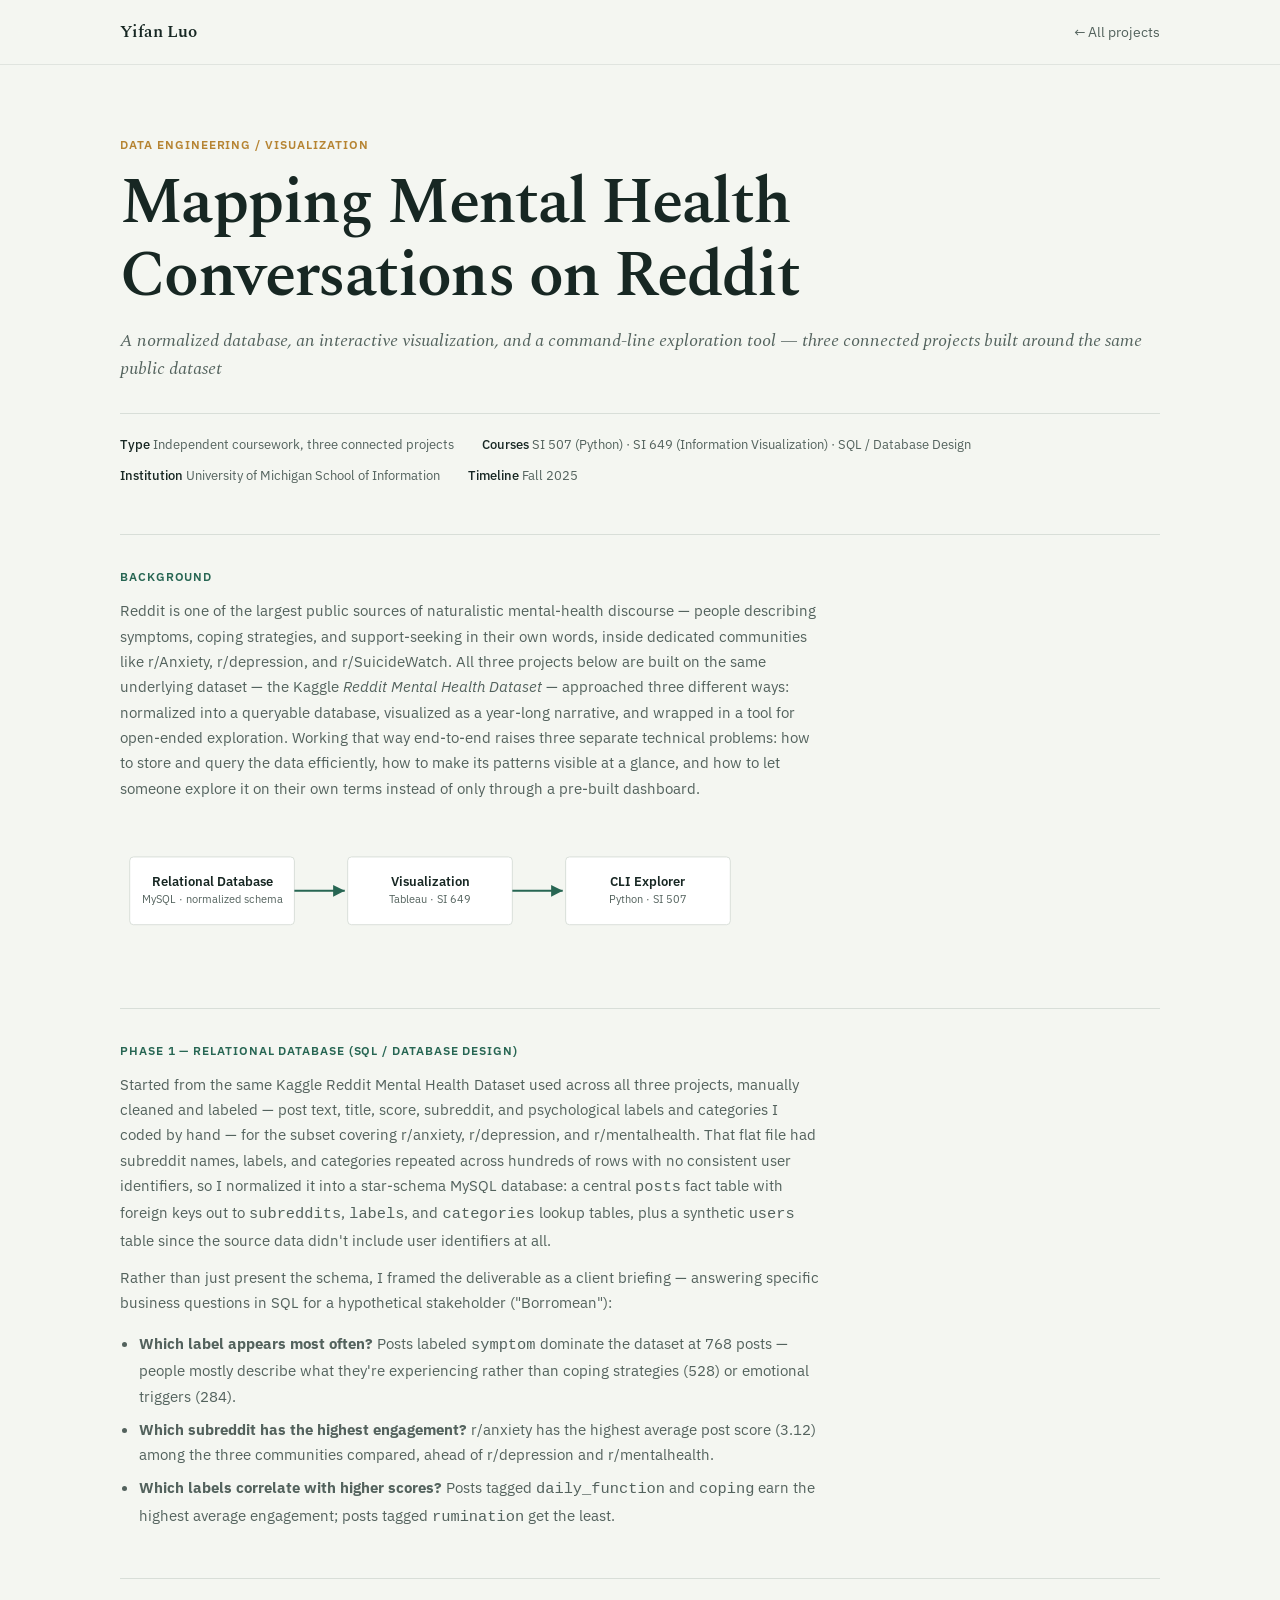
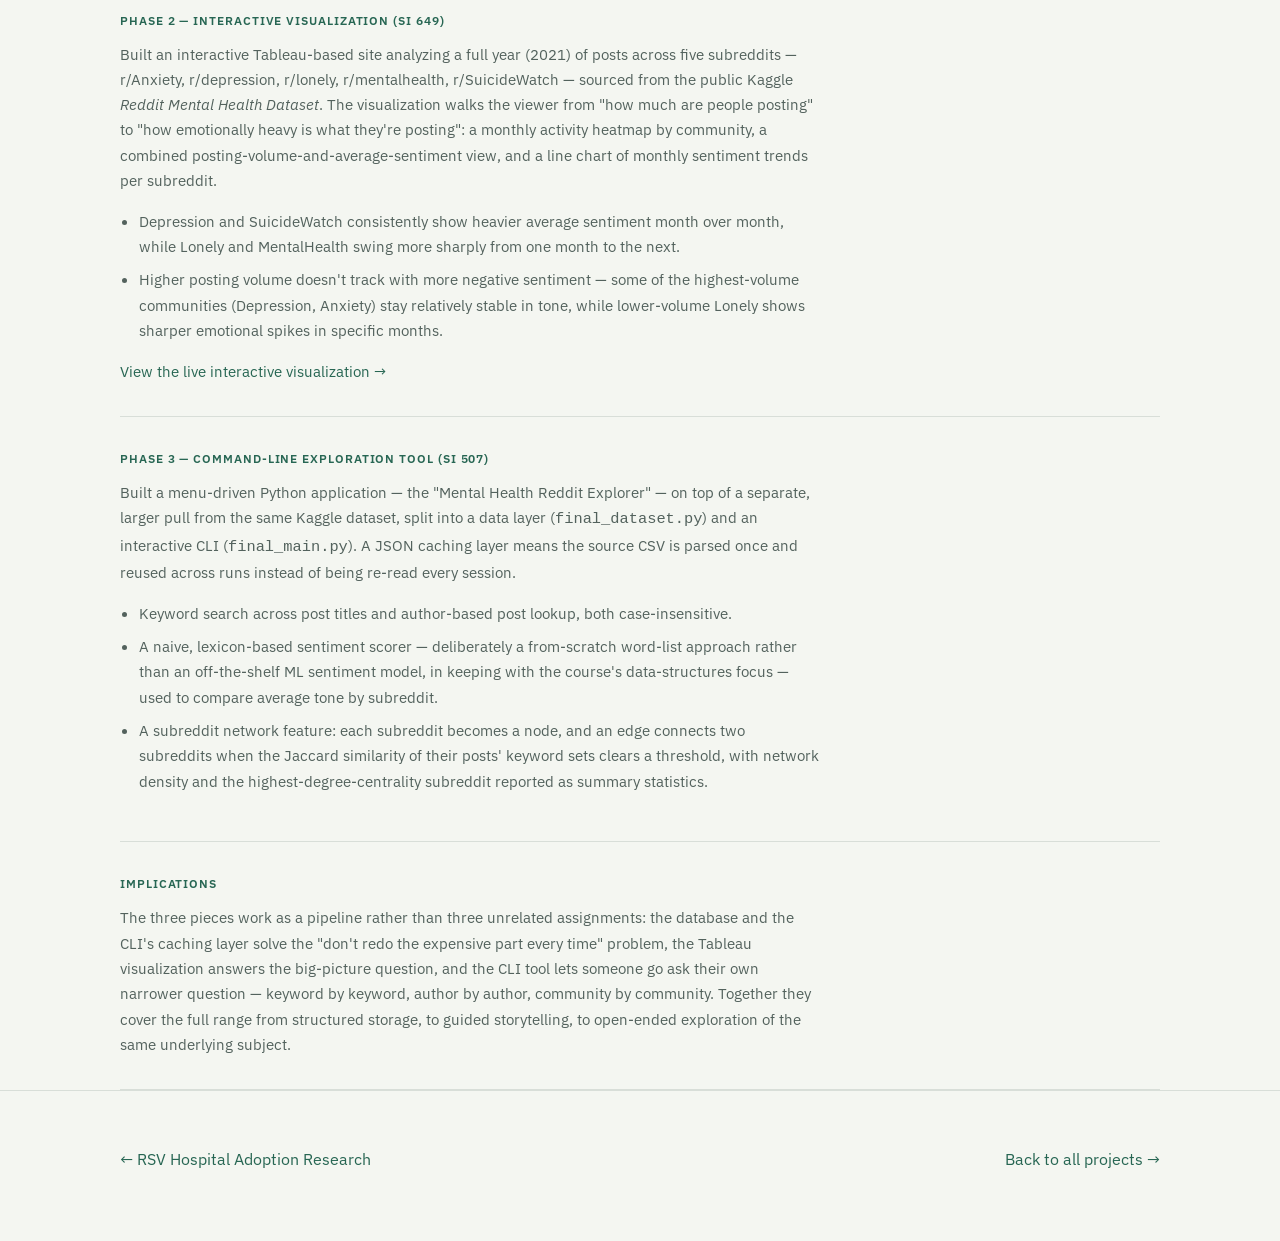
<file: case-reddit.html>
<!DOCTYPE html>
<html lang="en">
<head>
<meta charset="UTF-8">
<meta name="viewport" content="width=device-width, initial-scale=1.0">
<title>Case Study — Reddit Mental Health: Database, Visualization &amp; Tool | Yifan Luo</title>
<link rel="stylesheet" href="style.css">
</head>
<body>

<nav class="site-nav">
  <div class="wrap">
    <a class="nav-name" href="index.html">Yifan Luo</a>
    <a class="nav-back" href="index.html#projects">← All projects</a>
  </div>
</nav>

<header class="case-hero">
  <div class="wrap">
    <div class="case-kicker">Data Engineering / Visualization</div>
    <h1>Mapping Mental Health Conversations on Reddit</h1>
    <div class="sub">A normalized database, an interactive visualization, and a command-line exploration tool — three connected projects built around the same public dataset</div>
    <div class="case-meta">
      <span><strong>Type</strong> Independent coursework, three connected projects</span>
      <span><strong>Courses</strong> SI 507 (Python) · SI 649 (Information Visualization) · SQL / Database Design</span>
      <span><strong>Institution</strong> University of Michigan School of Information</span>
      <span><strong>Timeline</strong> Fall 2025</span>
    </div>
  </div>
</header>

<div class="wrap">

  <div class="abstract-block">
    <div class="abstract-label">Background</div>
    <p class="measure">
      Reddit is one of the largest public sources of naturalistic mental-health
      discourse — people describing symptoms, coping strategies, and
      support-seeking in their own words, inside dedicated communities like
      r/Anxiety, r/depression, and r/SuicideWatch. All three projects below
      are built on the same underlying dataset — the Kaggle
      <em>Reddit Mental Health Dataset</em> — approached three different
      ways: normalized into a queryable database, visualized as a year-long
      narrative, and wrapped in a tool for open-ended exploration. Working
      that way end-to-end raises three separate technical problems: how to
      store and query the data efficiently, how to make its patterns visible
      at a glance, and how to let someone explore it on their own terms
      instead of only through a pre-built dashboard.
    </p>

    <svg viewBox="0 0 640 150" style="width:100%; max-width:620px; margin-top:22px;" role="img" aria-label="Three-step pipeline: SQL database feeding into Tableau visualization and a Python command-line tool.">
      <rect x="10" y="35" width="170" height="70" rx="4" fill="var(--paper-raised)" stroke="var(--line)"></rect>
      <text x="95" y="65" font-size="13" font-weight="600" text-anchor="middle" fill="var(--ink)">Relational Database</text>
      <text x="95" y="83" font-size="11" text-anchor="middle" fill="var(--ink-soft)">MySQL · normalized schema</text>

      <rect x="235" y="35" width="170" height="70" rx="4" fill="var(--paper-raised)" stroke="var(--line)"></rect>
      <text x="320" y="65" font-size="13" font-weight="600" text-anchor="middle" fill="var(--ink)">Visualization</text>
      <text x="320" y="83" font-size="11" text-anchor="middle" fill="var(--ink-soft)">Tableau · SI 649</text>

      <rect x="460" y="35" width="170" height="70" rx="4" fill="var(--paper-raised)" stroke="var(--line)"></rect>
      <text x="545" y="65" font-size="13" font-weight="600" text-anchor="middle" fill="var(--ink)">CLI Explorer</text>
      <text x="545" y="83" font-size="11" text-anchor="middle" fill="var(--ink-soft)">Python · SI 507</text>

      <line x1="180" y1="70" x2="232" y2="70" stroke="var(--accent)" stroke-width="2" marker-end="url(#arrow)"></line>
      <line x1="405" y1="70" x2="457" y2="70" stroke="var(--accent)" stroke-width="2" marker-end="url(#arrow)"></line>
      <defs>
        <marker id="arrow" markerWidth="8" markerHeight="8" refX="6" refY="3" orient="auto">
          <path d="M0,0 L6,3 L0,6 Z" fill="var(--accent)"></path>
        </marker>
      </defs>
    </svg>
  </div>

  <div class="abstract-block">
    <div class="abstract-label">Phase 1 — Relational Database (SQL / Database Design)</div>
    <p class="measure">
      Started from the same Kaggle Reddit Mental Health Dataset used across
      all three projects, manually cleaned and labeled — post text, title,
      score, subreddit, and psychological labels and categories I coded by
      hand — for the subset covering r/anxiety, r/depression, and
      r/mentalhealth. That flat file had subreddit names, labels, and
      categories repeated across hundreds of rows with no consistent user
      identifiers, so I normalized it into a star-schema MySQL database: a
      central <code>posts</code> fact table with foreign keys out to
      <code>subreddits</code>, <code>labels</code>, and <code>categories</code>
      lookup tables, plus a synthetic <code>users</code> table since the
      source data didn't include user identifiers at all.
    </p>
    <p class="measure" style="margin-top:12px;">
      Rather than just present the schema, I framed the deliverable as a
      client briefing — answering specific business questions in SQL for a
      hypothetical stakeholder ("Borromean"):
    </p>
    <ul class="measure">
      <li><strong>Which label appears most often?</strong> Posts labeled <code>symptom</code> dominate the dataset at 768 posts — people mostly describe what they're experiencing rather than coping strategies (528) or emotional triggers (284).</li>
      <li><strong>Which subreddit has the highest engagement?</strong> r/anxiety has the highest average post score (3.12) among the three communities compared, ahead of r/depression and r/mentalhealth.</li>
      <li><strong>Which labels correlate with higher scores?</strong> Posts tagged <code>daily_function</code> and <code>coping</code> earn the highest average engagement; posts tagged <code>rumination</code> get the least.</li>
    </ul>
  </div>

  <div class="abstract-block">
    <div class="abstract-label">Phase 2 — Interactive Visualization (SI 649)</div>
    <p class="measure">
      Built an interactive Tableau-based site analyzing a full year (2021) of
      posts across five subreddits — r/Anxiety, r/depression, r/lonely,
      r/mentalhealth, r/SuicideWatch — sourced from the public Kaggle
      <em>Reddit Mental Health Dataset</em>. The visualization walks the
      viewer from "how much are people posting" to "how emotionally heavy is
      what they're posting": a monthly activity heatmap by community, a
      combined posting-volume-and-average-sentiment view, and a line chart of
      monthly sentiment trends per subreddit.
    </p>
    <ul class="measure">
      <li>Depression and SuicideWatch consistently show heavier average sentiment month over month, while Lonely and MentalHealth swing more sharply from one month to the next.</li>
      <li>Higher posting volume doesn't track with more negative sentiment — some of the highest-volume communities (Depression, Anxiety) stay relatively stable in tone, while lower-volume Lonely shows sharper emotional spikes in specific months.</li>
    </ul>
    <p class="measure" style="margin-top:12px;">
      <a href="https://luoyifan-ops.github.io/si649-final-viz/" target="_blank" rel="noopener">View the live interactive visualization →</a>
    </p>
  </div>

  <div class="abstract-block">
    <div class="abstract-label">Phase 3 — Command-Line Exploration Tool (SI 507)</div>
    <p class="measure">
      Built a menu-driven Python application — the "Mental Health Reddit
      Explorer" — on top of a separate, larger pull from the same Kaggle
      dataset, split into a data layer (<code>final_dataset.py</code>) and an
      interactive CLI (<code>final_main.py</code>). A JSON caching layer
      means the source CSV is parsed once and reused across runs instead of
      being re-read every session.
    </p>
    <ul class="measure">
      <li>Keyword search across post titles and author-based post lookup, both case-insensitive.</li>
      <li>A naive, lexicon-based sentiment scorer — deliberately a from-scratch word-list approach rather than an off-the-shelf ML sentiment model, in keeping with the course's data-structures focus — used to compare average tone by subreddit.</li>
      <li>A subreddit network feature: each subreddit becomes a node, and an edge connects two subreddits when the Jaccard similarity of their posts' keyword sets clears a threshold, with network density and the highest-degree-centrality subreddit reported as summary statistics.</li>
    </ul>
  </div>

  <div class="abstract-block">
    <div class="abstract-label">Implications</div>
    <p class="measure">
      The three pieces work as a pipeline rather than three unrelated
      assignments: the database and the CLI's caching layer solve the "don't
      redo the expensive part every time" problem, the Tableau visualization
      answers the big-picture question, and the CLI tool lets someone go ask
      their own narrower question — keyword by keyword, author by author,
      community by community. Together they cover the full range from
      structured storage, to guided storytelling, to open-ended exploration
      of the same underlying subject.
    </p>
  </div>

</div>

<nav class="case-nav">
  <div class="wrap">
    <a href="case-rsv.html">← RSV Hospital Adoption Research</a>
    <a href="index.html#projects">Back to all projects →</a>
  </div>
</nav>

<script src="script.js" defer></script>
</body>
</html>
</file>
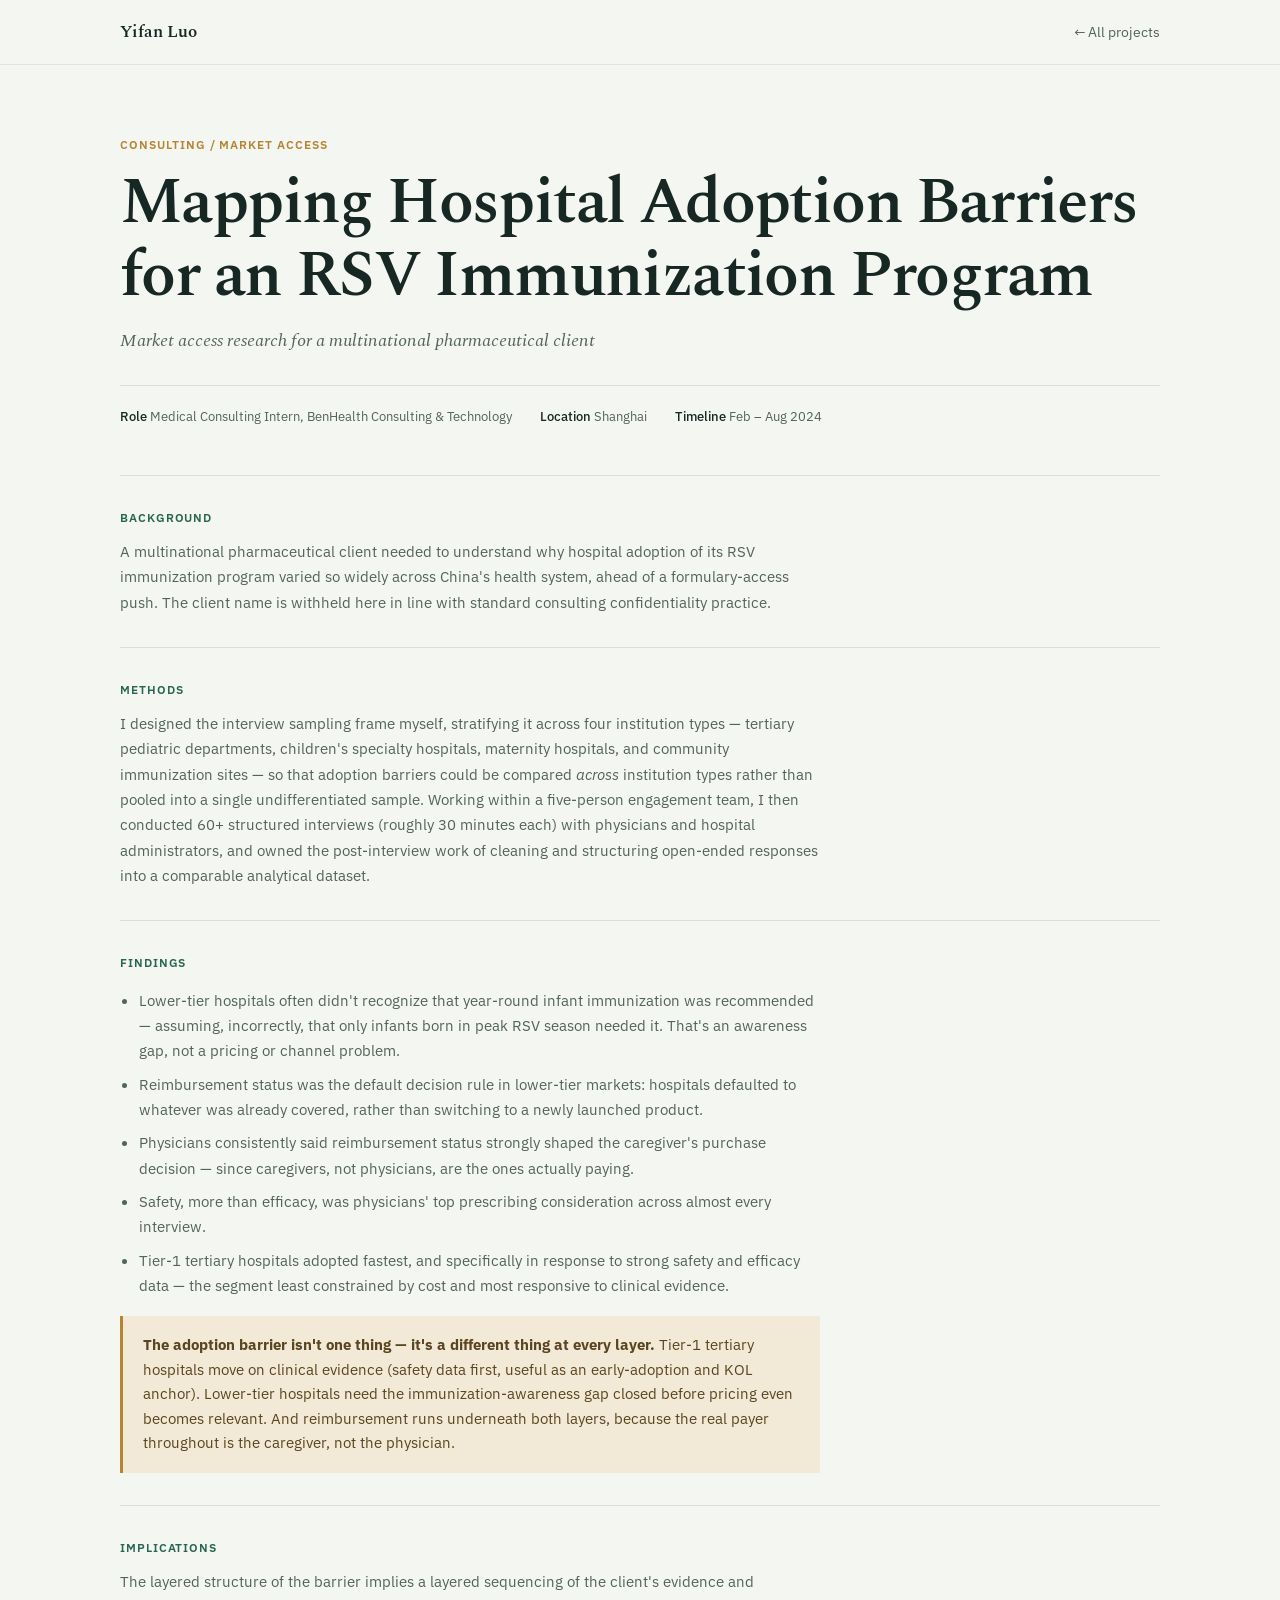
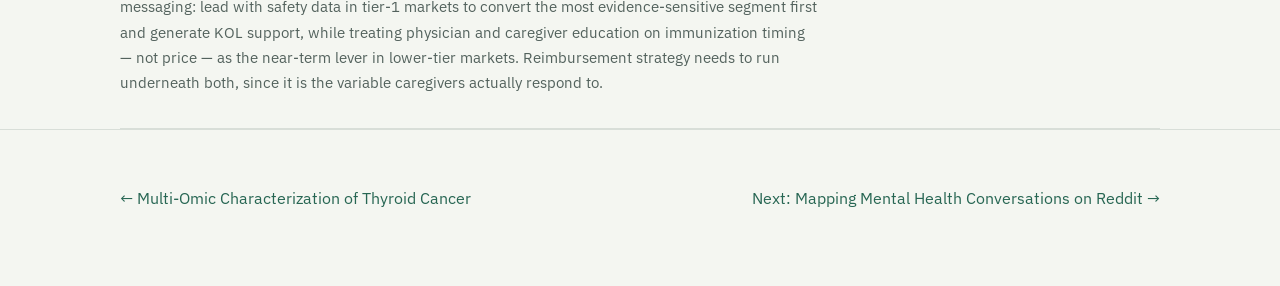
<file: case-rsv.html>
<!DOCTYPE html>
<html lang="en">
<head>
<meta charset="UTF-8">
<meta name="viewport" content="width=device-width, initial-scale=1.0">
<title>Case Study — RSV Hospital Adoption Research | Yifan Luo</title>
<link rel="stylesheet" href="style.css">
</head>
<body>

<nav class="site-nav">
  <div class="wrap">
    <a class="nav-name" href="index.html">Yifan Luo</a>
    <a class="nav-back" href="index.html#projects">← All projects</a>
  </div>
</nav>

<header class="case-hero">
  <div class="wrap">
    <div class="case-kicker">Consulting / Market Access</div>
    <h1>Mapping Hospital Adoption Barriers for an RSV Immunization Program</h1>
    <div class="sub">Market access research for a multinational pharmaceutical client</div>
    <div class="case-meta">
      <span><strong>Role</strong> Medical Consulting Intern, BenHealth Consulting &amp; Technology</span>
      <span><strong>Location</strong> Shanghai</span>
      <span><strong>Timeline</strong> Feb – Aug 2024</span>
    </div>
  </div>
</header>

<div class="wrap">

  <div class="abstract-block">
    <div class="abstract-label">Background</div>
    <p class="measure">
      A multinational pharmaceutical client needed to understand why
      hospital adoption of its RSV immunization program varied so widely
      across China's health system, ahead of a formulary-access push. The
      client name is withheld here in line with standard consulting
      confidentiality practice.
    </p>
  </div>

  <div class="abstract-block">
    <div class="abstract-label">Methods</div>
    <p class="measure">
      I designed the interview sampling frame myself, stratifying it across
      four institution types — tertiary pediatric departments, children's
      specialty hospitals, maternity hospitals, and community immunization
      sites — so that adoption barriers could be compared <em>across</em>
      institution types rather than pooled into a single undifferentiated
      sample. Working within a five-person engagement team, I then conducted
      60+ structured interviews (roughly 30 minutes each) with physicians
      and hospital administrators, and owned the post-interview work of
      cleaning and structuring open-ended responses into a comparable
      analytical dataset.
    </p>
  </div>

  <div class="abstract-block">
    <div class="abstract-label">Findings</div>
    <ul class="measure">
      <li>Lower-tier hospitals often didn't recognize that year-round infant immunization was recommended — assuming, incorrectly, that only infants born in peak RSV season needed it. That's an awareness gap, not a pricing or channel problem.</li>
      <li>Reimbursement status was the default decision rule in lower-tier markets: hospitals defaulted to whatever was already covered, rather than switching to a newly launched product.</li>
      <li>Physicians consistently said reimbursement status strongly shaped the caregiver's purchase decision — since caregivers, not physicians, are the ones actually paying.</li>
      <li>Safety, more than efficacy, was physicians' top prescribing consideration across almost every interview.</li>
      <li>Tier-1 tertiary hospitals adopted fastest, and specifically in response to strong safety and efficacy data — the segment least constrained by cost and most responsive to clinical evidence.</li>
    </ul>
    <div class="insight">
      <strong>The adoption barrier isn't one thing — it's a different thing at every layer.</strong>
      Tier-1 tertiary hospitals move on clinical evidence (safety data first,
      useful as an early-adoption and KOL anchor). Lower-tier hospitals need
      the immunization-awareness gap closed before pricing even becomes
      relevant. And reimbursement runs underneath both layers, because the
      real payer throughout is the caregiver, not the physician.
    </div>
  </div>

  <div class="abstract-block">
    <div class="abstract-label">Implications</div>
    <p class="measure">
      The layered structure of the barrier implies a layered sequencing of
      the client's evidence and messaging: lead with safety data in
      tier-1 markets to convert the most evidence-sensitive segment first
      and generate KOL support, while treating physician and caregiver
      education on immunization timing — not price — as the near-term lever
      in lower-tier markets. Reimbursement strategy needs to run underneath
      both, since it is the variable caregivers actually respond to.
    </p>
  </div>

</div>

<nav class="case-nav">
  <div class="wrap">
    <a href="case-thyroid.html">← Multi-Omic Characterization of Thyroid Cancer</a>
    <a href="case-reddit.html">Next: Mapping Mental Health Conversations on Reddit →</a>
  </div>
</nav>

<script src="script.js" defer></script>
</body>
</html>
</file>
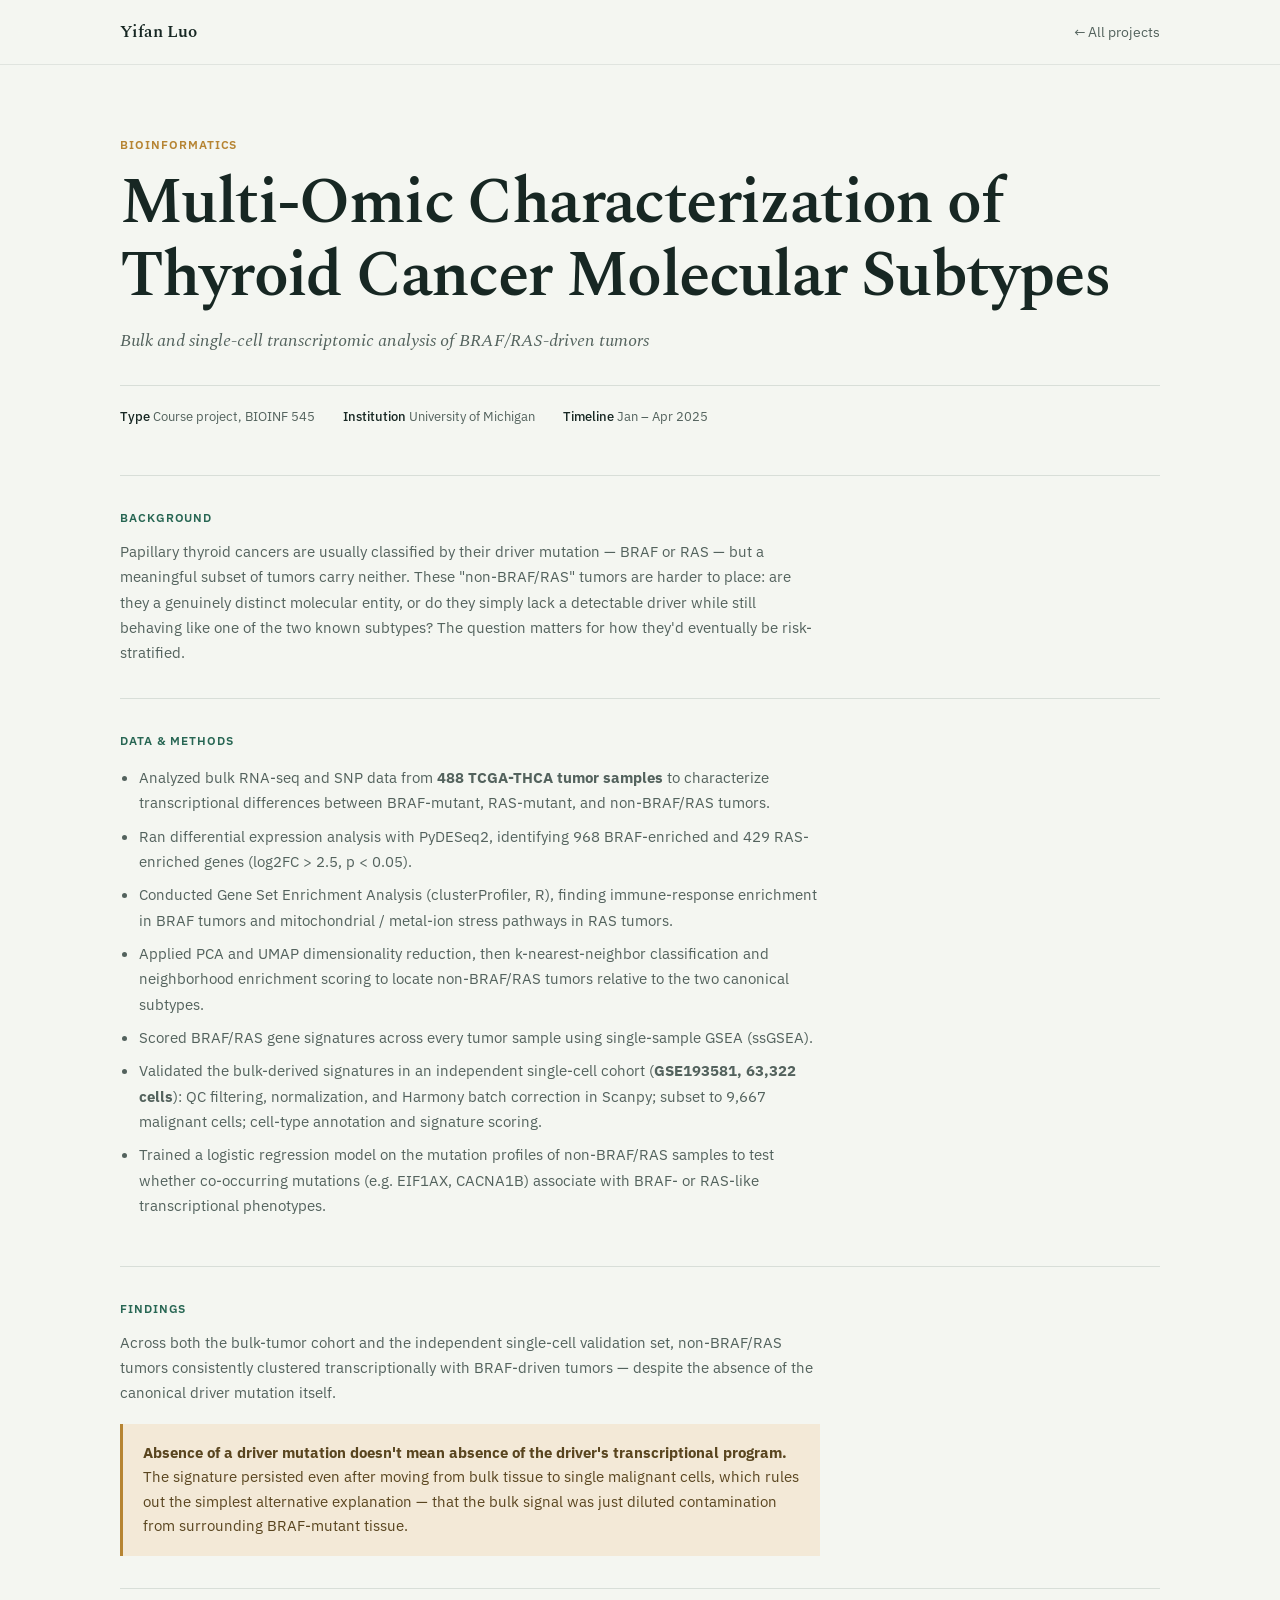
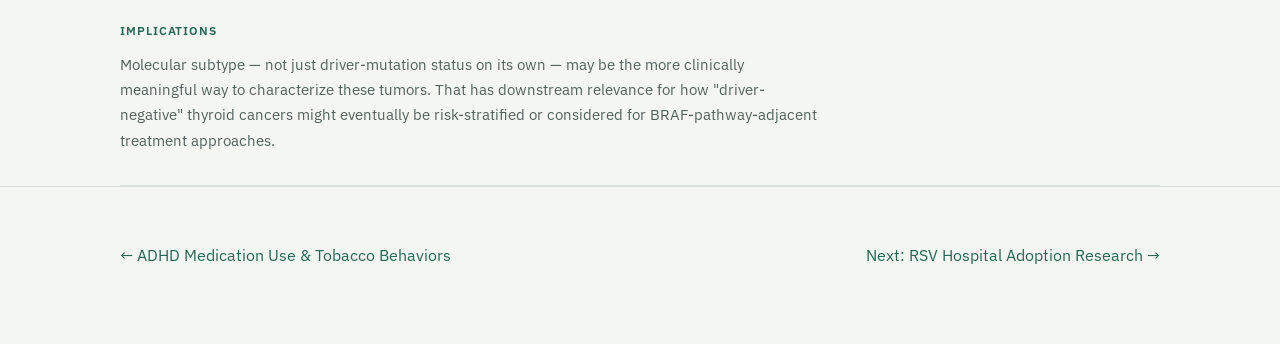
<file: case-thyroid.html>
<!DOCTYPE html>
<html lang="en">
<head>
<meta charset="UTF-8">
<meta name="viewport" content="width=device-width, initial-scale=1.0">
<title>Case Study — Multi-Omic Characterization of Thyroid Cancer | Yifan Luo</title>
<link rel="stylesheet" href="style.css">
</head>
<body>

<nav class="site-nav">
  <div class="wrap">
    <a class="nav-name" href="index.html">Yifan Luo</a>
    <a class="nav-back" href="index.html#projects">← All projects</a>
  </div>
</nav>

<header class="case-hero">
  <div class="wrap">
    <div class="case-kicker">Bioinformatics</div>
    <h1>Multi-Omic Characterization of Thyroid Cancer Molecular Subtypes</h1>
    <div class="sub">Bulk and single-cell transcriptomic analysis of BRAF/RAS-driven tumors</div>
    <div class="case-meta">
      <span><strong>Type</strong> Course project, BIOINF 545</span>
      <span><strong>Institution</strong> University of Michigan</span>
      <span><strong>Timeline</strong> Jan – Apr 2025</span>
    </div>
  </div>
</header>

<div class="wrap">

  <div class="abstract-block">
    <div class="abstract-label">Background</div>
    <p class="measure">
      Papillary thyroid cancers are usually classified by their driver
      mutation — BRAF or RAS — but a meaningful subset of tumors carry
      neither. These "non-BRAF/RAS" tumors are harder to place: are they a
      genuinely distinct molecular entity, or do they simply lack a
      detectable driver while still behaving like one of the two known
      subtypes? The question matters for how they'd eventually be
      risk-stratified.
    </p>
  </div>

  <div class="abstract-block">
    <div class="abstract-label">Data &amp; Methods</div>
    <ul class="measure">
      <li>Analyzed bulk RNA-seq and SNP data from <strong>488 TCGA-THCA tumor samples</strong> to characterize transcriptional differences between BRAF-mutant, RAS-mutant, and non-BRAF/RAS tumors.</li>
      <li>Ran differential expression analysis with PyDESeq2, identifying 968 BRAF-enriched and 429 RAS-enriched genes (log2FC &gt; 2.5, p &lt; 0.05).</li>
      <li>Conducted Gene Set Enrichment Analysis (clusterProfiler, R), finding immune-response enrichment in BRAF tumors and mitochondrial / metal-ion stress pathways in RAS tumors.</li>
      <li>Applied PCA and UMAP dimensionality reduction, then k-nearest-neighbor classification and neighborhood enrichment scoring to locate non-BRAF/RAS tumors relative to the two canonical subtypes.</li>
      <li>Scored BRAF/RAS gene signatures across every tumor sample using single-sample GSEA (ssGSEA).</li>
      <li>Validated the bulk-derived signatures in an independent single-cell cohort (<strong>GSE193581, 63,322 cells</strong>): QC filtering, normalization, and Harmony batch correction in Scanpy; subset to 9,667 malignant cells; cell-type annotation and signature scoring.</li>
      <li>Trained a logistic regression model on the mutation profiles of non-BRAF/RAS samples to test whether co-occurring mutations (e.g. EIF1AX, CACNA1B) associate with BRAF- or RAS-like transcriptional phenotypes.</li>
    </ul>
  </div>

  <div class="abstract-block">
    <div class="abstract-label">Findings</div>
    <p class="measure">
      Across both the bulk-tumor cohort and the independent single-cell
      validation set, non-BRAF/RAS tumors consistently clustered
      transcriptionally with BRAF-driven tumors — despite the absence of the
      canonical driver mutation itself.
    </p>
    <div class="insight">
      <strong>Absence of a driver mutation doesn't mean absence of the
      driver's transcriptional program.</strong> The signature persisted
      even after moving from bulk tissue to single malignant cells, which
      rules out the simplest alternative explanation — that the bulk signal
      was just diluted contamination from surrounding BRAF-mutant tissue.
    </div>
  </div>

  <div class="abstract-block">
    <div class="abstract-label">Implications</div>
    <p class="measure">
      Molecular subtype — not just driver-mutation status on its own — may
      be the more clinically meaningful way to characterize these tumors.
      That has downstream relevance for how "driver-negative" thyroid
      cancers might eventually be risk-stratified or considered for
      BRAF-pathway-adjacent treatment approaches.
    </p>
  </div>

</div>

<nav class="case-nav">
  <div class="wrap">
    <a href="case-adhd.html">← ADHD Medication Use &amp; Tobacco Behaviors</a>
    <a href="case-rsv.html">Next: RSV Hospital Adoption Research →</a>
  </div>
</nav>

<script src="script.js" defer></script>
</body>
</html>
</file>
<file: style.css>
@import url('https://fonts.googleapis.com/css2?family=Spectral:ital,wght@0,400;0,500;0,600;1,400&family=IBM+Plex+Sans:wght@400;500;600&display=swap');
:root{--paper:#f4f6f1;--raised:#fff;--ink:#172723;--soft:#53625d;--faint:#87938e;--green:#276653;--green-dark:#194b3d;--mint:#dce9e2;--gold:#b68432;--gold-soft:#f3e9d7;--line:#d8ded8;--serif:'Spectral',Georgia,serif;--sans:'IBM Plex Sans',-apple-system,BlinkMacSystemFont,'Segoe UI',sans-serif;--max:1040px;--wide:1280px;--measure:700px}
*{box-sizing:border-box}html{scroll-behavior:smooth;scroll-snap-type:y proximity;scroll-padding-top:68px}body{margin:0;background:var(--paper);color:var(--ink);font:16px/1.65 var(--sans);-webkit-font-smoothing:antialiased}a{color:var(--green);text-decoration:none}h1,h2,h3{font-family:var(--serif);font-weight:600;margin:0;line-height:1.15}p{margin:0}.wrap{width:min(calc(100% - 56px),var(--max));margin:auto}.wide-wrap{width:min(calc(100% - 72px),var(--wide));max-width:var(--wide)}.measure{max-width:var(--measure)}.snap-section{scroll-snap-align:start;scroll-snap-stop:normal}.block{position:relative;padding:120px 0}.alt{background:var(--raised);border-block:1px solid var(--line)}
.site-nav{position:fixed;inset:0 0 auto;z-index:50;background:color-mix(in srgb,var(--paper) 88%,transparent);border-bottom:1px solid color-mix(in srgb,var(--line) 75%,transparent);backdrop-filter:blur(14px)}.nav-wrap{height:64px;display:flex;align-items:center;justify-content:space-between}.nav-name{font:600 1.08rem var(--serif);color:var(--ink)}.nav-links{display:flex;gap:26px}.nav-links a{position:relative;color:var(--soft);font-size:.87rem}.nav-links a:after,.text-link:after{content:"";position:absolute;left:0;right:100%;bottom:-4px;height:1px;background:currentColor;transition:right .25s ease}.nav-links a:hover:after,.text-link:hover:after{right:0}
.side-nav{position:fixed;left:25px;top:50%;translate:0 -50%;z-index:45;display:grid;gap:18px;padding:8px}.side-nav a{position:relative;width:12px;height:12px;display:block}.side-node{position:absolute;inset:2px;border:1px solid var(--faint);border-radius:50%;background:var(--paper);transition:.25s ease}.side-label{position:absolute;left:22px;top:50%;translate:-7px -50%;white-space:nowrap;padding:5px 9px;color:var(--ink);background:rgba(255,255,255,.86);border:1px solid rgba(216,222,216,.8);border-radius:3px;backdrop-filter:blur(8px);font-size:.72rem;letter-spacing:.03em;opacity:0;pointer-events:none;transition:.2s ease}.side-nav a:hover .side-label,.side-nav a:focus-visible .side-label{opacity:1;translate:0 -50%}.side-nav a.active .side-node{inset:0;background:var(--green);border-color:var(--green);box-shadow:0 0 0 4px rgba(39,102,83,.1)}.side-nav a.complete .side-node{background:var(--mint);border-color:var(--green)}.side-progress{position:absolute;left:13px;top:18px;bottom:18px;width:1px;background:var(--line);z-index:-1}.side-progress span{display:block;width:100%;height:0;background:var(--green);transition:height .1s linear}
.eyebrow{text-transform:uppercase;letter-spacing:.13em;color:var(--green);font-size:.72rem;font-weight:600}.section-head{position:relative;max-width:760px;margin-bottom:58px}.section-head h2{font-size:clamp(2rem,4vw,3.15rem);letter-spacing:-.025em;margin-top:10px}.section-head>p:last-child{color:var(--soft);max-width:620px;margin-top:16px;font-size:1.02rem}.section-number{position:absolute;right:0;top:-58px;font:600 clamp(5rem,11vw,9rem)/1 var(--serif);color:rgba(39,102,83,.055);pointer-events:none}
.hero{position:relative;min-height:100svh;padding:120px 0 76px;display:flex;align-items:center;overflow:hidden}.hero-grid{display:grid;grid-template-columns:minmax(0,1.45fr) minmax(270px,.55fr);gap:88px;align-items:end}.hero-backdrop{position:absolute;left:4vw;top:14%;font:600 clamp(4rem,10vw,9.5rem)/.88 var(--serif);letter-spacing:-.05em;color:rgba(39,102,83,.035);white-space:nowrap;pointer-events:none}.hero h1{font-size:clamp(3.4rem,7vw,6.6rem);letter-spacing:-.05em;margin-top:10px}.hero-statement{font:500 clamp(1.65rem,3.3vw,3rem)/1.17 var(--serif);margin-top:24px;letter-spacing:-.02em}.rotator{display:inline-grid;color:var(--green);min-width:9ch;overflow:hidden;vertical-align:bottom}.rotator span{grid-area:1/1;display:inline-block}.rotator span.out{animation:word-out .34s ease both}.rotator span.in{animation:word-in .42s cubic-bezier(.22,.7,.3,1) both}.hero-support{max-width:630px;color:var(--soft);font-size:1.04rem;margin-top:28px}.domain-row{display:flex;gap:9px;flex-wrap:wrap;margin-top:25px}.domain-row span,.method-tags span{border:1px solid var(--line);border-radius:100px;padding:5px 10px;color:var(--soft);font-size:.73rem;background:rgba(255,255,255,.45)}.hero-actions{display:flex;align-items:center;gap:24px;margin-top:36px}.btn{display:inline-flex;align-items:center;gap:13px;padding:12px 18px;border:1px solid var(--ink);border-radius:2px;color:var(--ink);font-size:.88rem;font-weight:500;transition:.25s ease}.btn span,.text-link span,.project-cta b{transition:transform .25s ease}.btn:hover span,.text-link:hover span{transform:translate(3px,-3px)}.btn.primary{color:#fff;background:var(--green);border-color:var(--green)}.btn.primary:hover{background:var(--green-dark);transform:translateY(-2px)}.text-link{position:relative;display:inline-flex;align-items:center;gap:8px;color:var(--ink);font-size:.88rem}.hero-proof{border-top:1px solid var(--ink);padding-top:14px}.proof-label{color:var(--soft);font-size:.75rem;text-transform:uppercase;letter-spacing:.1em;margin-bottom:5px}.proof-metric{display:grid;grid-template-columns:105px 1fr;gap:16px;align-items:center;padding:18px 0;border-bottom:1px solid var(--line)}.proof-metric strong{font:600 1.7rem var(--serif);color:var(--green)}.proof-metric span{color:var(--soft);font-size:.78rem;line-height:1.45}.scroll-cue{position:absolute;bottom:26px;left:50%;translate:-50% 0;color:var(--faint);font-size:.69rem;letter-spacing:.08em;text-transform:uppercase;display:flex;align-items:center;gap:10px}.scroll-cue span{height:30px;width:1px;background:var(--green);animation:scroll-cue 1.8s ease-in-out infinite}
.approach-flow{display:flex;align-items:center;justify-content:space-between;padding:22px 26px;border-block:1px solid var(--line);color:var(--ink);font:500 .92rem var(--serif)}.approach-flow i{color:var(--gold);font-style:normal}.discipline-grid{display:grid;grid-template-columns:repeat(3,1fr);margin-top:46px}.discipline-grid article{padding:8px 30px 12px;border-left:1px solid var(--line)}.discipline-grid article:first-child{padding-left:0;border-left:0}.discipline-index{font-size:.7rem;color:var(--gold);letter-spacing:.1em}.discipline-grid h3{font-size:1.55rem;margin-top:10px}.discipline-grid p{color:var(--soft);font-size:.9rem;margin-top:13px}
.timeline{position:relative;max-width:900px}.timeline-track{position:absolute;left:126px;top:28px;bottom:28px;width:1px;background:var(--line)}.timeline-track span{display:block;width:2px;height:var(--timeline-progress,0%);background:var(--green);transition:height .12s linear}.timeline-item{position:relative;display:grid;grid-template-columns:100px 26px 1fr;gap:14px;padding:0 0 64px}.timeline-item:last-child{padding-bottom:0}.timeline-date{font:600 1.1rem var(--serif);text-align:right;padding-top:4px}.timeline-date span{display:block;color:var(--faint);font:400 .7rem var(--sans);margin-top:3px}.timeline-node{width:11px;height:11px;border-radius:50%;background:var(--raised);border:2px solid var(--faint);margin:8px auto 0;z-index:2;transition:.3s ease}.timeline-item.is-current .timeline-node{background:var(--green);border-color:var(--green);box-shadow:0 0 0 6px var(--mint)}.timeline-content{padding-left:20px;max-width:690px;opacity:.62;transition:opacity .35s ease,transform .35s ease}.timeline-item.is-current .timeline-content{opacity:1;transform:translateX(4px)}.role-title{font-size:.75rem;text-transform:uppercase;letter-spacing:.08em;color:var(--green)}.timeline-content h3{font-size:1.42rem;margin-top:5px}.timeline-content>p:not(.role-title){color:var(--soft);margin-top:11px}.impact-row{display:flex;flex-wrap:wrap;gap:8px;margin-top:16px}.impact-row strong{padding:5px 9px;background:var(--gold-soft);color:#6c511d;font-size:.7rem;font-weight:500;border-radius:2px}.timeline-content .text-link{margin-top:17px}
.projects-section{background:#edf1ec}.project-grid{display:grid;grid-template-columns:repeat(2,minmax(0,1fr));gap:24px}.project-card{position:relative;display:grid;grid-template-columns:42% 58%;min-height:340px;color:var(--ink);background:var(--raised);border:1px solid var(--line);border-radius:4px;overflow:hidden;box-shadow:0 3px 16px rgba(23,39,35,.035);transition:transform .28s ease,border-color .28s ease,box-shadow .28s ease}.project-card:hover{transform:translateY(-5px) scale(1.012);border-color:rgba(39,102,83,.6);box-shadow:0 16px 38px rgba(23,39,35,.1)}.project-preview{position:relative;min-height:100%;overflow:hidden;background:var(--mint);transition:filter .35s ease}.project-card:hover .project-preview{filter:saturate(1.12)}.project-body{position:relative;padding:28px 27px;display:flex;flex-direction:column}.project-tag{font-size:.68rem;text-transform:uppercase;letter-spacing:.1em;color:var(--green);font-weight:600}.project-card h3{font-size:1.45rem;margin-top:10px;transition:transform .28s ease}.project-card:hover h3{transform:translateY(-3px)}.project-question{color:var(--soft);font-size:.85rem;line-height:1.5;margin-top:13px}.project-metrics{display:grid;gap:3px;margin-top:16px;color:var(--ink);font-size:.73rem;font-weight:500;opacity:.78;transition:opacity .25s ease}.project-card:hover .project-metrics{opacity:1}.method-tags{display:flex;gap:5px;flex-wrap:wrap;margin-top:13px}.method-tags span{padding:3px 7px;font-size:.64rem;background:var(--paper)}.project-cta{display:flex;justify-content:space-between;align-items:center;margin-top:auto;padding-top:18px;border-top:1px solid var(--line);font-size:.75rem;font-weight:500}.project-card:hover .project-cta b{transform:translate(4px,-4px)}.preview-note{position:absolute;left:15px;right:15px;bottom:15px;padding:10px 11px;background:rgba(255,255,255,.7);border:1px solid rgba(255,255,255,.8);backdrop-filter:blur(9px);font-size:.64rem;color:var(--soft);line-height:1.45}.preview-note strong{color:var(--ink);font-size:.75rem}.preview-adhd{background:linear-gradient(145deg,#dce9e2,#eaf0e8)}.chart-line{position:absolute;left:18%;right:14%;top:43%;height:1px;background:var(--green);transform:rotate(-13deg)}.chart-point{position:absolute;width:13px;height:13px;border-radius:50%;background:var(--green);box-shadow:0 0 0 7px rgba(39,102,83,.11);transition:transform .3s ease}.project-card:hover .chart-point{transform:scale(1.18)}.p1{left:20%;top:48%}.p2{left:49%;top:37%}.p3{right:15%;top:27%;background:var(--gold);box-shadow:0 0 0 7px rgba(182,132,50,.12)}.preview-thyroid{background:radial-gradient(circle at 35% 25%,#fff 0 2%,transparent 3%),linear-gradient(145deg,#eee5d7,#e6ece7)}.cluster{position:absolute;width:12px;height:12px;border-radius:50%;background:var(--green);opacity:.72;transition:transform .35s ease}.project-card:hover .cluster{transform:scale(1.25)}.c1{left:24%;top:26%}.c2{left:40%;top:34%}.c3{left:31%;top:48%;background:var(--gold)}.c4{left:57%;top:23%}.c5{left:67%;top:45%;background:var(--gold)}.c6{left:48%;top:57%}.preview-rsv{background:linear-gradient(145deg,#e5ece8,#f1ebde);display:flex;align-items:flex-end;gap:9px;padding:36px 24px 82px}.bar{flex:1;background:var(--green);opacity:.75;border-radius:2px 2px 0 0;transition:height .35s ease}.b1{height:42%}.b2{height:68%}.b3{height:52%;background:var(--gold)}.b4{height:78%}.project-card:hover .bar{height:calc(var(--h,60%) + 4%)}.preview-reddit{background:linear-gradient(145deg,#dbe8e3,#e9e4d9)}.network{position:absolute;width:14px;height:14px;border-radius:50%;background:var(--green);box-shadow:0 0 0 6px rgba(39,102,83,.1)}.n1{left:20%;top:28%}.n2{left:61%;top:22%;background:var(--gold)}.n3{left:42%;top:48%}.n4{left:70%;top:56%}.preview-reddit i{position:absolute;left:22%;top:31%;width:53%;height:31%;border:1px solid rgba(39,102,83,.5);border-radius:50%;transform:rotate(13deg)}
.capability-grid{display:grid;grid-template-columns:repeat(3,1fr);gap:24px}.skill-group{padding:28px 24px;border-top:2px solid var(--green);background:var(--paper)}.skill-group h3{font-size:1.35rem}.chips{display:flex;flex-wrap:wrap;gap:8px;margin-top:20px}.chips span{padding:6px 10px;border:1px solid var(--line);border-radius:100px;color:var(--soft);background:var(--raised);font-size:.75rem;transition:.2s ease}.chips span:hover{transform:translateY(-3px);color:var(--green);border-color:var(--green);background:var(--mint)}
.credentials-layout{display:grid;grid-template-columns:.75fr 1.25fr;gap:90px}.credential-list article{display:grid;grid-template-columns:85px 1fr;gap:22px;padding:22px 0;border-top:1px solid var(--line)}.credential-list article:last-child{border-bottom:1px solid var(--line)}.credential-list>article>span{color:var(--gold);font-size:.72rem;text-transform:uppercase;letter-spacing:.07em;padding-top:4px}.credential-list h3{font-size:1.16rem}.credential-list p{color:var(--soft);font-size:.84rem;margin-top:4px}
.contact{background:var(--green-dark);color:#eaf1ed;padding:110px 0 30px;scroll-snap-align:end}.contact .eyebrow{color:#a9cbbd}.contact h2{font-size:clamp(2.2rem,5vw,4.4rem);color:#fff;letter-spacing:-.035em}.contact-layout{display:grid;grid-template-columns:1.25fr .75fr;gap:90px}.contact-copy>p{color:#bbccc5;margin-bottom:28px}.btn.light{color:#fff;border-color:rgba(255,255,255,.45)}.btn.light:hover{background:#fff;color:var(--green-dark)}.light-link{color:#fff;margin:22px 0 0 18px}.foot-note{display:flex;justify-content:space-between;color:#91aaa0;border-top:1px solid rgba(255,255,255,.17);padding-top:24px;margin-top:95px;font-size:.7rem}
.reveal-group{opacity:0;transform:translateY(24px);transition:opacity .6s cubic-bezier(.22,.7,.3,1),transform .6s cubic-bezier(.22,.7,.3,1)}.reveal-group.visible{opacity:1;transform:none}.page-leaving{opacity:0;transform:translateY(-14px);transition:.32s ease}
/* Case studies */
.case-hero{padding:135px 0 48px}.case-kicker{font-size:.75rem;color:var(--gold);font-weight:600;text-transform:uppercase;letter-spacing:.08em}.case-hero h1{font-size:clamp(2.2rem,5vw,4rem);margin-top:12px;letter-spacing:-.025em}.case-hero .sub{font:italic 1.15rem var(--serif);color:var(--soft);margin-top:13px}.case-meta{margin-top:30px;padding-top:20px;border-top:1px solid var(--line);display:flex;flex-wrap:wrap;gap:10px 28px;color:var(--soft);font-size:.8rem}.case-meta strong{color:var(--ink);font-weight:500}.abstract-block{padding:32px 0;border-top:1px solid var(--line)}.abstract-block:last-of-type{border-bottom:1px solid var(--line)}.abstract-label{font-size:.72rem;color:var(--green);font-weight:600;letter-spacing:.08em;text-transform:uppercase;margin-bottom:12px}.abstract-block p,.abstract-block ul{color:var(--soft);max-width:var(--measure);font-size:.96rem}.abstract-block ul{padding-left:19px}.abstract-block li{margin-bottom:8px}.insight{margin-top:18px;padding:17px 20px;background:var(--gold-soft);border-left:3px solid var(--gold);max-width:var(--measure);color:#59451f;font-size:.93rem}table.results{width:100%;border-collapse:collapse;margin-top:20px;font-size:.88rem}table.results th,table.results td{padding:10px 12px;border-bottom:1px solid var(--line);text-align:left}table.results th{color:var(--soft);font-weight:500;font-size:.78rem}table.results td.num{color:var(--ink);font-weight:500}.forest{margin-top:24px;max-width:580px}.forest text{font-family:var(--sans);fill:var(--soft)}.forest .row-label,.forest .axis-label{font-size:11px}.forest .ci-line,.forest .ci-cap{stroke:var(--green);stroke-width:2}.forest .point{fill:var(--green)}.forest .point.highlight{fill:var(--gold)}.forest .ci-line.highlight,.forest .ci-cap.highlight{stroke:var(--gold)}.forest .null-line{stroke:var(--faint);stroke-dasharray:3 3}.case-nav{padding:55px 0 75px;border-top:1px solid var(--line)}.case-nav .wrap{display:flex;justify-content:space-between;gap:16px;flex-wrap:wrap}.nav-back{color:var(--soft);font-size:.86rem}
.chart-tooltip{position:fixed;z-index:100;pointer-events:none;background:var(--ink);color:var(--paper);font-size:.76rem;padding:7px 10px;border-radius:3px;opacity:0;transform:translateY(4px);transition:.15s ease;max-width:260px}.chart-tooltip.visible{opacity:1;transform:none}[data-tooltip]{cursor:pointer}
@keyframes word-out{to{opacity:0;transform:translateY(-12px)}}@keyframes word-in{from{opacity:0;transform:translateY(12px)}}@keyframes scroll-cue{0%,100%{transform:scaleY(.35);transform-origin:top}50%{transform:scaleY(1);transform-origin:top}}
@view-transition{navigation:auto}::view-transition-old(root){animation:page-out .28s ease both}::view-transition-new(root){animation:page-in .38s ease both}@keyframes page-out{to{opacity:0;transform:translateY(-12px)}}@keyframes page-in{from{opacity:0;transform:translateY(14px)}}
@media(max-width:900px){html{scroll-snap-type:none}.wrap,.wide-wrap{width:min(calc(100% - 38px),var(--max))}.side-nav{display:none}.nav-links{gap:15px}.nav-links a:nth-child(1),.nav-links a:nth-child(4){display:none}.hero{padding-top:110px}.hero-grid{grid-template-columns:1fr;gap:52px}.hero-proof{max-width:520px}.discipline-grid,.capability-grid{grid-template-columns:1fr}.discipline-grid article{padding:24px 0;border-left:0;border-top:1px solid var(--line)}.project-grid{grid-template-columns:1fr}.credentials-layout,.contact-layout{grid-template-columns:1fr;gap:42px}}
@media(max-width:620px){.block{padding:88px 0}.nav-links{gap:13px}.nav-links a{font-size:.78rem}.nav-links a:nth-child(2){display:none}.hero{min-height:auto;padding-bottom:95px}.hero h1{font-size:3.7rem}.hero-statement{font-size:1.72rem}.hero-actions{align-items:flex-start;flex-direction:column}.approach-flow{display:grid;grid-template-columns:1fr auto 1fr;gap:10px;text-align:center}.approach-flow span:nth-of-type(4),.approach-flow span:nth-of-type(5),.approach-flow i:nth-of-type(3),.approach-flow i:nth-of-type(4){display:none}.timeline-track{left:81px}.timeline-item{grid-template-columns:62px 18px 1fr;gap:8px}.timeline-content{padding-left:10px}.timeline-date{font-size:.9rem}.impact-row{gap:5px}.project-card{grid-template-columns:1fr;min-height:0}.project-preview{min-height:210px}.project-body{min-height:315px}.credentials-layout{gap:10px}.contact{padding-top:85px}.foot-note{margin-top:70px;gap:18px}.scroll-cue{display:none}}
@media(prefers-reduced-motion:reduce){html{scroll-behavior:auto;scroll-snap-type:none}*,*:before,*:after{animation-duration:.01ms!important;animation-iteration-count:1!important;transition-duration:.01ms!important}.reveal-group{opacity:1;transform:none}.hero-backdrop{transform:none!important}}
:root{--accent:var(--green);--ink-soft:var(--soft);--ink-faint:var(--faint);--paper-raised:var(--raised)}
.site-nav{background:rgba(244,246,241,.9);background:color-mix(in srgb,var(--paper) 88%,transparent)}
.site-nav .wrap{height:64px;display:flex;align-items:center;justify-content:space-between}

/* Project preview motion: the visual state becomes more structured on hover. */
.preview-adhd .chart-line{opacity:.35;transform:rotate(-13deg) scaleX(.82);transition:opacity .45s ease,transform .55s cubic-bezier(.22,.7,.3,1)}
.preview-adhd .chart-point{transition:left .58s cubic-bezier(.22,.7,.3,1),top .58s cubic-bezier(.22,.7,.3,1),transform .3s ease}
.preview-adhd .p1{left:12%;top:24%}.preview-adhd .p2{left:49%;top:57%}.preview-adhd .p3{left:78%;right:auto;top:18%}
.project-adhd:hover .chart-line{opacity:1;transform:rotate(-13deg) scaleX(1)}
.project-adhd:hover .p1{left:20%;top:47%;animation:line-float 1.9s ease-in-out .05s infinite}
.project-adhd:hover .p2{left:49%;top:38%;animation:line-float 2.1s ease-in-out .22s infinite reverse}
.project-adhd:hover .p3{left:76%;top:28%;animation:line-float 1.8s ease-in-out .38s infinite}

.preview-thyroid:before,.preview-thyroid:after{content:"";position:absolute;width:76px;height:54px;border:1px solid rgba(39,102,83,.25);border-radius:50%;opacity:0;transform:scale(1.35);transition:opacity .4s ease,transform .58s cubic-bezier(.22,.7,.3,1)}
.preview-thyroid:before{left:27%;top:31%}.preview-thyroid:after{left:53%;top:34%;border-color:rgba(182,132,50,.3)}
.preview-thyroid .cluster{transition:left .62s cubic-bezier(.22,.7,.3,1),top .62s cubic-bezier(.22,.7,.3,1),transform .35s ease,background .35s ease}
.project-thyroid:hover .preview-thyroid:before,.project-thyroid:hover .preview-thyroid:after{opacity:1;transform:scale(1)}
.project-thyroid:hover .c1{left:31%;top:36%}.project-thyroid:hover .c2{left:39%;top:40%}.project-thyroid:hover .c3{left:35%;top:49%}
.project-thyroid:hover .c4{left:58%;top:37%}.project-thyroid:hover .c5{left:66%;top:43%}.project-thyroid:hover .c6{left:59%;top:51%}
.project-thyroid:hover .cluster{transform:scale(.94)}

.preview-reddit .network{transition:left .68s cubic-bezier(.22,.7,.3,1),top .68s cubic-bezier(.22,.7,.3,1),transform .32s ease}
.preview-reddit i{border-top-color:var(--gold);transition:border-color .35s ease}
.project-reddit:hover .preview-reddit i{animation:orbit-ring 2.8s linear infinite}
.project-reddit:hover .n1{left:46%;top:25%;animation:orbit-top 2.2s ease-in-out .1s infinite}
.project-reddit:hover .n2{left:72%;top:43%;animation:orbit-side 2.3s ease-in-out .25s infinite}
.project-reddit:hover .n3{left:47%;top:61%;animation:orbit-bottom 2.1s ease-in-out .4s infinite}
.project-reddit:hover .n4{left:20%;top:43%;animation:orbit-side 2.4s ease-in-out .55s infinite reverse}

@keyframes line-float{0%,100%{transform:translateY(-2px) scale(1.08)}50%{transform:translateY(3px) scale(1.14)}}
@keyframes orbit-ring{from{transform:rotate(13deg)}to{transform:rotate(373deg)}}
@keyframes orbit-top{0%,100%{transform:translateX(-4px)}50%{transform:translateX(5px)}}
@keyframes orbit-bottom{0%,100%{transform:translateX(5px)}50%{transform:translateX(-5px)}}
@keyframes orbit-side{0%,100%{transform:translateY(-4px)}50%{transform:translateY(5px)}}

/* Keep the settled nodes still: avoids a transform handoff after position easing. */
.project-adhd:hover .p1,.project-adhd:hover .p2,.project-adhd:hover .p3,
.project-reddit:hover .n1,.project-reddit:hover .n2,.project-reddit:hover .n3,.project-reddit:hover .n4{animation:none}
</file>
